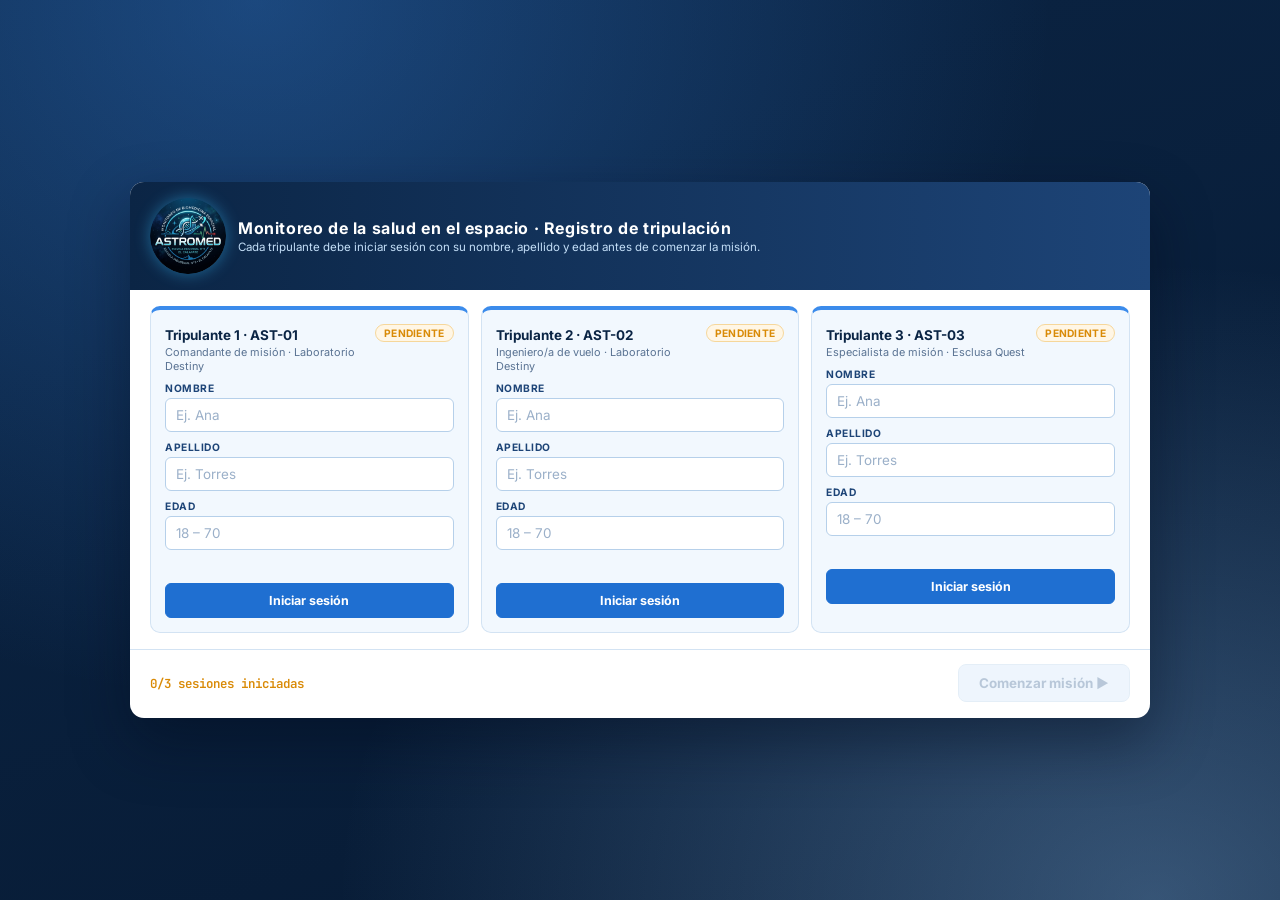
<file: index.html>
<!DOCTYPE html>
<html lang="es">
<head>
  <meta charset="UTF-8" />
  <meta name="viewport" content="width=device-width, initial-scale=1.0" />
  <title>Monitoreo de biomedicina en el espacio | LBDLN</title>
  <link rel="icon" type="image/png" href="logo-lbdln.png" />
  <link rel="preconnect" href="https://fonts.googleapis.com" />
  <link rel="preconnect" href="https://fonts.gstatic.com" crossorigin />
  <link href="https://fonts.googleapis.com/css2?family=Inter:wght@400;500;600;700;800&family=JetBrains+Mono:wght@500;700&display=swap" rel="stylesheet" />
  <link rel="stylesheet" href="styles.css" />
  <link rel="stylesheet" href="link.css" />
  <link rel="stylesheet" href="body.css" />
  <link rel="stylesheet" href="sound.css" />
  <link rel="stylesheet" href="animations.css" />
  <link rel="stylesheet" href="watermark.css" />
  <link rel="stylesheet" href="sparklines.css" />
  <link rel="stylesheet" href="gauges.css" />
  <link rel="stylesheet" href="bridge.css" />
  <link rel="stylesheet" href="echo.css" />
  <link rel="stylesheet" href="theme.css" />
  <link rel="stylesheet" href="layout.css" />
  <link rel="stylesheet" href="branding.css" />
</head>
<body>
  <!-- PANTALLA DE INICIO DE SESIÓN DE LA TRIPULACIÓN -->
  <div class="login-screen" id="loginScreen">
    <div class="login-box">
      <div class="login-header">
        <img class="lbdln-logo lbdln-login" src="logo-lbdln.png" alt="LBDLN" />
        <div>
          <h1>Monitoreo de la salud en el espacio · Registro de tripulación</h1>
          <p class="subtitle">Cada tripulante debe iniciar sesión con su nombre, apellido y edad antes de comenzar la misión.</p>
        </div>
      </div>
      <div class="login-grid" id="loginGrid"></div>
      <div class="login-footer">
        <span class="login-status mono" id="loginStatus">0/3 sesiones iniciadas</span>
        <button class="login-start-btn" id="startMissionBtn" disabled>Comenzar misión ▶</button>
      </div>
    </div>
  </div>

  <!-- BARRA SUPERIOR COMPACTA -->
  <header class="topbar">
    <div class="brand">
      <span class="brand-logo"><img src="logo-lbdln.png" alt="Logo LBDLN" onerror="this.parentNode.style.display='none'" /></span>
      <div class="status-dot" id="systemLed" title="Estado General del Sistema"></div>
      <div>
        <h1>Monitoreo de biomedicina en el espacio</h1>
        <p class="subtitle" id="topbarSub">Monitor Telemétrico Autónomo & Eco-Doppler</p>
        <span class="team-badge">Equipo LBDLN • Escuela Industrial N° 9 - El Calafate</span>
      </div>
    </div>

    <div class="topbar-right">
      <div class="mission-clock mono" id="missionClock">042d 14h 22m 10s</div>
      <button class="sidebar-toggle-btn" id="sidebarToggle" title="Abrir Menú de Control">☰ Opciones</button>
    </div>
  </header>

  <!-- MENÚ LATERAL DESPLEGABLE (SIDEBAR) -->
  <aside class="sidebar-menu" id="sidebarMenu">
    <div class="sidebar-header">
      <h3 class="sidebar-title"><img class="lbdln-logo lbdln-mini" src="logo-lbdln.png" alt="LBDLN" /> PANEL DE CONTROL</h3>
      <button class="close-sidebar-btn" id="sidebarClose">✕</button>
    </div>

    <div class="sidebar-section">
      <span class="sidebar-label">VELOCIDAD DE MISIÓN (MET)</span>
      <div class="speed-buttons">
        <button class="speed-btn active" data-speed="1">1x</button>
        <button class="speed-btn" data-speed="3600">1h/s</button>
        <button class="speed-btn" data-speed="86400">1d/s</button>
      </div>
    </div>

    <div class="sidebar-section">
      <span class="sidebar-label">SELECCIÓN DE TRIPULANTE</span>
      <select id="crewSelect" class="sidebar-select">
        <option value="0">Cmdr. V. Rossi (AST-01)</option>
        <option value="1">Ing. M. Alvarez (AST-02)</option>
        <option value="2">Esp. K. Tanaka (AST-03)</option>
      </select>
    </div>

    <div class="sidebar-section">
      <span class="sidebar-label">NAVEGACIÓN DE MÓDULOS</span>
      <div class="sidebar-nav-list">
        <button class="nav-tab" data-view="bridge">
          ★ Puente de mando
          <span class="nav-badge" id="bridgeNavBadge" style="display:none;">0</span>
        </button>
        <button class="nav-tab active" data-view="telemetry">1. Telemetría y Diagnóstico</button>
        <button class="nav-tab" data-view="mental">
          2. Salud Mental (10d)
          <span class="nav-badge" id="psychPendingBadge" style="display:none;">1</span>
        </button>
        <button class="nav-tab" data-view="doppler">3. Eco-Doppler Tripulación</button>
        <button class="nav-tab" data-view="echo">4. Ecocardiograma Doppler</button>
        <button class="nav-tab" data-view="ai">
          5. IA Clínica
          <span class="nav-badge" id="aiNavBadge" style="display:none;">0</span>
        </button>
        <button class="nav-tab" data-view="link">
          6. Enlace con Tierra
          <span class="nav-badge" id="linkNavBadge" style="display:none;">0</span>
        </button>
        <button class="nav-tab" data-view="body">
          7. Modelo Anatómico
          <span class="nav-badge" id="bodyNavBadge" style="display:none;">0</span>
        </button>
      </div>
    </div>

    <div class="sidebar-section" style="margin-top:auto;">
      <button class="small-btn" id="exportCsvBtn" style="width:100%;margin-bottom:8px;">Exportar Bitácora CSV</button>
      <button class="small-btn danger-outline" id="resetMissionBtn" style="width:100%;margin-bottom:8px;">Reiniciar Misión (Día 42)</button>
      <button class="small-btn" id="logoutBtn" style="width:100%;">Cerrar sesión de la tripulación</button>
    </div>
  </aside>

  <!-- BARRA MULTI-TRIPULANTE COMPACTA -->
  <section class="fleet-bar">
    <div class="fleet-header">
      <span class="fleet-title">ESTADO DE TRIPULACIÓN (CLIC PARA VER TODOS LOS SIGNOS VITALES)</span>
      <span class="fleet-hint" id="fleetSummary">3/3 Tripulantes nominales</span>
    </div>
    <div class="fleet-grid" id="fleetGrid"></div>
    <div class="fleet-expand" id="fleetExpand"></div>
  </section>

  <!-- =========================================================
       PESTAÑA 1: TELEMETRÍA BIOMÉDICA Y DIAGNÓSTICO
       ========================================================= -->
  <!-- =========================================================
       PUENTE DE MANDO: los 3 tripulantes de un vistazo
       ========================================================= -->
  <main class="bridge-view" id="viewBridge" style="display:none;">
    <section class="bridge-summary" id="bridgeSummary"></section>
    <section class="bridge-crew" id="bridgeCrew"></section>
  </main>

  <main class="dashboard-grid" id="viewTelemetry">
    <section class="panel">
      <div class="panel-header">
        <div style="display:flex;align-items:center;gap:8px;flex-wrap:wrap;">
          <h2>TELEMETRÍA — <span id="detailCrewTitle" class="crew-name-strong">CMDR. V. ROSSI (AST-01)</span></h2>
          <span class="badge" id="gravityBadge">ÓRBITA (0g)</span>
        </div>
        <span class="live-tag" id="solarBanner">● RADIACIÓN CÓSMICA (GCR)</span>
      </div>

      <div class="ecg-container">
        <div class="ecg-header">
          <span>DERIVACIÓN II — ECG EN VIVO</span>
          <span class="mono" id="ecgStatus">RITMO SINUSAL NORMAL</span>
        </div>
        <canvas id="ecgCanvas" width="680" height="56"></canvas>
      </div>

      <div class="vitals-grid">
        <div class="vital-card" id="cardHr">
          <div class="vital-top"><span class="vital-name">FRECUENCIA CARDÍACA</span><span class="vital-range" id="rangeHr">50–95</span></div>
          <div class="vital-value mono"><span id="valHr">61</span> <small>lpm</small></div>
        </div>
        <div class="vital-card" id="cardBp">
          <div class="vital-top"><span class="vital-name">PRESIÓN ARTERIAL</span><span class="vital-range" id="rangeBp">100–135</span></div>
          <div class="vital-value mono"><span id="valBp">114/73</span> <small>mmHg</small></div>
        </div>
        <div class="vital-card" id="cardSpo2">
          <div class="vital-top"><span class="vital-name">SATURACIÓN SpO₂</span><span class="vital-range">94–100%</span></div>
          <div class="vital-value mono"><span id="valSpo2">98</span> <small>%</small></div>
        </div>
        <div class="vital-card" id="cardTemp">
          <div class="vital-top"><span class="vital-name">TEMP. CENTRAL</span><span class="vital-range" id="rangeTemp">36.4–37.8</span></div>
          <div class="vital-value mono"><span id="valTemp">37.1</span> <small>°C</small></div>
        </div>
        <div class="vital-card" id="cardRr">
          <div class="vital-top"><span class="vital-name">FREC. RESPIRATORIA</span><span class="vital-range" id="rangeRr">11–20</span></div>
          <div class="vital-value mono"><span id="valRr">15</span> <small>rpm</small></div>
        </div>
        <div class="vital-card" id="cardSans">
          <div class="vital-top"><span class="vital-name">RIESGO SANS (EST.)</span><span class="vital-range">&lt; 21 mmHg</span></div>
          <div class="vital-value mono"><span id="valIop">17.5</span> <small>mmHg</small></div>
        </div>
        <div class="vital-card" id="cardMuscle">
          <div class="vital-top"><span class="vital-name">MASA MUSCULAR</span><span class="vital-range">&gt; -5.0%</span></div>
          <div class="vital-value mono"><span id="valMuscle">-2.1</span> <small>%</small></div>
        </div>
        <div class="vital-card" id="cardBone">
          <div class="vital-top"><span class="vital-name">DENSIDAD ÓSEA (DMO)</span><span class="vital-range">&gt; -3.0%</span></div>
          <div class="vital-value mono"><span id="valBone">-1.4</span> <small>%</small></div>
        </div>
        <div class="vital-card" id="cardSleep">
          <div class="vital-top"><span class="vital-name">SUEÑO (ACTIGRAFÍA)</span><span class="vital-range">Meta: 7.5h</span></div>
          <div class="vital-value mono"><span id="valSleepLast">7.4</span> <small>h</small> · <span id="valSleepAvg" class="vital-accent">7.3</span><small>h(7d)</small></div>
        </div>
        <div class="vital-card" id="cardRad">
          <div class="vital-top"><span class="vital-name">DOSIMETRÍA</span><span class="vital-range">&lt; 600mSv</span></div>
          <div class="vital-value mono"><span id="valRadRate">24.5</span> <small>µSv/h</small></div>
        </div>
      </div>

      <div class="trend-section">
        <div class="trend-header">
          <span class="trend-title">TENDENCIAS FISIOLÓGICAS</span>
          <div class="trend-tabs">
            <button class="trend-tab active" data-chart="mission">Misión (180d)</button>
            <button class="trend-tab" data-chart="daily">24h</button>
            <button class="trend-tab" data-chart="sleep">Sueño</button>
          </div>
        </div>
        <div class="trend-canvas-wrap">
          <canvas id="trendCanvas" width="720" height="110"></canvas>
        </div>
        <div class="trend-legend" id="trendLegend"></div>
      </div>
    </section>

    <section class="panel">
      <div class="panel-header">
        <h2>DIAGNÓSTICO & PROTOCOLO AUTÓNOMO</h2>
        <span class="badge ok-badge" id="isaStateBadge">NORMALIZADO</span>
      </div>

      <div class="diag-box nominal" id="diagBox">
        <div class="diag-classification" id="diagTitle">ESTADO NOMINAL EN ÓRBITA (0g)</div>
        <p class="diag-desc" id="diagDesc">Parámetros fisiológicos coherentes con reposo en microgravedad.</p>
        <div class="ack-bar" id="ackBar" style="display:none;">
          <span class="ack-info" id="ackInfo">Alarma pendiente de reconocimiento.</span>
          <button class="ack-btn" id="ackBtn">ACK</button>
        </div>
        <div id="diagAction"></div>
      </div>

      <div class="panel-header sub">
        <h2>BITÁCORA DE EVENTOS EN VIVO</h2>
      </div>
      <div class="log-list" id="eventLog"></div>
    </section>
  </main>

  <!-- =========================================================
       PESTAÑA 2: SALUD MENTAL Y EVALUACIÓN PERIÓDICA (10 DÍAS)
       ========================================================= -->
  <main class="mental-grid" id="viewMental" style="display:none;">
    <section class="panel">
      <div class="panel-header">
        <h2>CUESTIONARIO PSICOLÓGICO — <span id="mentalCrewName" class="crew-name-strong">CMDR. V. ROSSI</span></h2>
        <span class="badge ok-badge" id="psychDueBadge">EVALUACIÓN AL DÍA</span>
      </div>

      <div class="psych-status-banner" id="psychBanner">
        <div>
          <strong id="psychBannerTitle">✓ SEGUIMIENTO PSICOLÓGICO AL DÍA</strong>
          <p id="psychBannerDesc" style="font-size:0.72rem;margin-top:2px;">Próxima evaluación obligatoria programada para el Día 40.</p>
        </div>
        <div class="mono" style="text-align:right;font-size:0.72rem;">
          <div>Última: <strong id="lastTestDay">Día 30</strong></div>
          <div>Próxima: <strong id="nextTestDay">Día 40</strong></div>
        </div>
      </div>

      <form class="psych-form" id="psychForm">
        <div class="psych-question">
          <label for="qMood">1. Estado de ánimo general y motivación:</label>
          <select id="qMood">
            <option value="5">5 — Excelente: ánimo alto y motivado</option>
            <option value="4" selected>4 — Bueno: estable, sin variaciones</option>
            <option value="3">3 — Regular: leve apatía u ocasional</option>
            <option value="2">2 — Bajo: desmotivación frecuente</option>
            <option value="1">1 — Crítico: ánimo deprimido</option>
          </select>
        </div>

        <div class="psych-question">
          <label for="qStress">2. Nivel de estrés y sobrecarga operativa:</label>
          <select id="qStress">
            <option value="5">5 — Muy bajo: control total</option>
            <option value="4" selected>4 — Bajo: presión normal</option>
            <option value="3">3 — Moderado: tensión puntual</option>
            <option value="2">2 — Alto: sensación de saturación</option>
            <option value="1">1 — Muy alto: estrés agudo</option>
          </select>
        </div>

        <div class="psych-question">
          <label for="qFocus">3. Concentración cognitiva y fatiga:</label>
          <select id="qFocus">
            <option value="5">5 — Óptima: alerta máxima</option>
            <option value="4" selected>4 — Buena: adecuada</option>
            <option value="3">3 — Leve fatiga</option>
            <option value="2">2 — Baja concentración</option>
            <option value="1">1 — Fatiga severa</option>
          </select>
        </div>

        <div class="psych-question">
          <label for="qCohesion">4. Cohesión con la tripulación:</label>
          <select id="qCohesion">
            <option value="5" selected>5 — Excelente apoyo mutuo</option>
            <option value="4">4 — Buena relación</option>
            <option value="3">3 — Neutra</option>
            <option value="2">2 — Tensa</option>
            <option value="1">1 — Conflictiva</option>
          </select>
        </div>

        <div class="psych-question">
          <label for="qNotes">5. Observaciones subjetivas:</label>
          <input type="text" id="qNotes" placeholder="Ej. Buen contacto familiar..." />
        </div>

        <div style="display:flex;justify-content:space-between;align-items:center;">
          <span class="hint" id="mentalSleepContext" style="margin:0;">Sueño prom. 7.3 h/d</span>
          <button type="submit" class="primary-btn">Registrar Evaluación</button>
        </div>
      </form>
    </section>

    <section class="panel">
      <div class="panel-header">
        <h2>ÍNDICE DE BIENESTAR & HISTORIAL</h2>
        <span class="badge" id="psychScoreDisplay">84/100</span>
      </div>

      <div class="sleep-kpis">
        <div class="vital-card" id="cardMentalIndex">
          <div class="vital-top"><span class="vital-name">ÍNDICE BIENESTAR</span><span class="vital-range">Meta &gt; 75</span></div>
          <div class="vital-value mono"><span id="valMentalIndex">84</span> <small>/100</small></div>
        </div>
        <div class="vital-card" id="cardMentalSleep">
          <div class="vital-top"><span class="vital-name">SUEÑO (7 DÍAS)</span><span class="vital-range">Meta: 7.5h</span></div>
          <div class="vital-value mono"><span id="valMentalSleepAvg">7.3</span> <small>h/d</small></div>
        </div>
      </div>

      <div class="panel-header sub">
        <h2>HISTORIAL PERIÓDICO</h2>
      </div>
      <div class="log-list" id="psychHistoryList" style="max-height:220px;"></div>
    </section>
  </main>

  <!-- =========================================================
       PESTAÑA 3: ECO-DOPPLER VASCULAR DE CADA TRIPULANTE
       ========================================================= -->
  <main class="doppler-view" id="viewDoppler" style="display:none;">
    <section class="panel">
      <div class="panel-header">
        <div>
          <h2>MONITOR ECO-DOPPLER VASCULAR & RETORNO VENOSO</h2>
          <p class="subtitle" style="margin-top:1px;">Vena Yugular Interna (VYI) y Arteria Carótida Común (ACC)</p>
        </div>
        <div style="display:flex;align-items:center;gap:8px;">
          <span class="badge" id="dopplerEnvBadge">ÓRBITA (0g) — VENA YUGULAR</span>
          <select id="dopplerVesselSelect" class="sidebar-select" aria-label="Seleccionar vaso sanguíneo">
            <option value="jugular">Vena Yugular Interna (Estasis)</option>
            <option value="carotid">Arteria Carótida Común (Flujo)</option>
          </select>
        </div>
      </div>

      <div class="doppler-crew-grid" id="dopplerCrewGrid">
        <article class="doppler-card" id="dopplerCard0">
          <div class="doppler-card-header">
            <div>
              <strong id="dopplerName0">Cmdr. V. Rossi (AST-01)</strong>
              <span class="doppler-sub" id="dopplerMode0">Destiny · Reposo</span>
            </div>
            <span class="badge ok-badge" id="dopplerBadge0">FLUJO NOMINAL</span>
          </div>
          <div class="doppler-screen">
            <div class="doppler-overlay-top mono"><span>PW 7.5 MHz</span><span id="dopplerAngle0">60° · 4.2 kHz</span></div>
            <canvas id="dopplerCanvas0" width="400" height="110"></canvas>
            <div class="doppler-overlay-bottom mono"><span id="dopplerFlowDir0">DIR: ANTERÓGRADO</span><span id="dopplerWaveType0">MONOFÁSICA</span></div>
          </div>
          <div class="doppler-metrics-grid">
            <div class="d-metric"><span>PSV</span><strong class="mono" id="dopplerPsv0">28.4 cm/s</strong></div>
            <div class="d-metric"><span>DIÁMETRO</span><strong class="mono" id="dopplerDiam0">11.2 mm</strong></div>
            <div class="d-metric"><span>IR</span><strong class="mono" id="dopplerRi0">0.64</strong></div>
            <div class="d-metric"><span>ESTASIS</span><strong class="mono" id="dopplerStasis0">GRADO 1</strong></div>
          </div>
          <div class="doppler-finding" id="dopplerFinding0">Ingurgitación yugular leve por 0g con drenaje conservado.</div>
        </article>

        <article class="doppler-card" id="dopplerCard1">
          <div class="doppler-card-header">
            <div>
              <strong id="dopplerName1">Ing. M. Alvarez (AST-02)</strong>
              <span class="doppler-sub" id="dopplerMode1">Destiny · ARED</span>
            </div>
            <span class="badge ok-badge" id="dopplerBadge1">FLUJO NOMINAL</span>
          </div>
          <div class="doppler-screen">
            <div class="doppler-overlay-top mono"><span>PW 7.5 MHz</span><span id="dopplerAngle1">60° · 5.8 kHz</span></div>
            <canvas id="dopplerCanvas1" width="400" height="110"></canvas>
            <div class="doppler-overlay-bottom mono"><span id="dopplerFlowDir1">DIR: ANTERÓGRADO</span><span id="dopplerWaveType1">HIPERDINÁMICA</span></div>
          </div>
          <div class="doppler-metrics-grid">
            <div class="d-metric"><span>PSV</span><strong class="mono" id="dopplerPsv1">44.2 cm/s</strong></div>
            <div class="d-metric"><span>DIÁMETRO</span><strong class="mono" id="dopplerDiam1">10.4 mm</strong></div>
            <div class="d-metric"><span>IR</span><strong class="mono" id="dopplerRi1">0.61</strong></div>
            <div class="d-metric"><span>ESTASIS</span><strong class="mono" id="dopplerStasis1">GRADO 0</strong></div>
          </div>
          <div class="doppler-finding" id="dopplerFinding1">Retorno venoso activo por ejercicio ARED.</div>
        </article>

        <article class="doppler-card" id="dopplerCard2">
          <div class="doppler-card-header">
            <div>
              <strong id="dopplerName2">Esp. K. Tanaka (AST-03)</strong>
              <span class="doppler-sub" id="dopplerMode2">Quest · Reposo</span>
            </div>
            <span class="badge ok-badge" id="dopplerBadge2">FLUJO NOMINAL</span>
          </div>
          <div class="doppler-screen">
            <div class="doppler-overlay-top mono"><span>PW 7.5 MHz</span><span id="dopplerAngle2">60° · 4.2 kHz</span></div>
            <canvas id="dopplerCanvas2" width="400" height="110"></canvas>
            <div class="doppler-overlay-bottom mono"><span id="dopplerFlowDir2">DIR: ANTERÓGRADO</span><span id="dopplerWaveType2">MONOFÁSICA</span></div>
          </div>
          <div class="doppler-metrics-grid">
            <div class="d-metric"><span>PSV</span><strong class="mono" id="dopplerPsv2">24.8 cm/s</strong></div>
            <div class="d-metric"><span>DIÁMETRO</span><strong class="mono" id="dopplerDiam2">12.1 mm</strong></div>
            <div class="d-metric"><span>IR</span><strong class="mono" id="dopplerRi2">0.67</strong></div>
            <div class="d-metric"><span>ESTASIS</span><strong class="mono" id="dopplerStasis2">GRADO 1</strong></div>
          </div>
          <div class="doppler-finding" id="dopplerFinding2">Distensión venosa moderada; recomendable sesión LBNP.</div>
        </article>
      </div>
    </section>
  </main>

  <!-- =========================================================
       PESTAÑA 4: IA CLÍNICA (MODELO LOCAL, SIN CONEXIÓN)
       ========================================================= -->
  <main class="ai-grid" id="viewAI" style="display:none;">
    <section class="panel">
      <div class="panel-header">
        <h2>IA CLÍNICA — <span id="aiCrewName" class="crew-name-strong"></span></h2>
        <span class="badge">MODELO LOCAL · SIN CONEXIÓN</span>
      </div>

      <div class="ai-top">
        <div class="ai-card ai-gauge-card">
          <span class="ai-card-title">RIESGO PREDICHO (PRÓXIMAS 48 H)</span>
          <canvas id="aiGauge"></canvas>
          <span class="ai-risk-label" id="aiRiskLabel">—</span>
        </div>
        <div class="ai-card ai-fit-card" id="aiFitCard">
          <span class="ai-card-title">APTITUD PARA TAREAS CRÍTICAS</span>
          <div class="ai-fit-value" id="aiFitValue">—</div>
          <ul class="ai-fit-reasons" id="aiFitReasons"></ul>
        </div>
        <div class="ai-card ai-learn-card">
          <span class="ai-card-title">LÍNEA BASE PERSONAL</span>
          <div class="ai-learn-value mono" id="aiSamples">0</div>
          <span class="ai-learn-sub">muestras aprendidas</span>
          <div class="ai-learn-bar"><div id="aiLearnFill"></div></div>
          <span class="ai-learn-sub" id="aiLearnState">Calibrando…</span>
        </div>
      </div>

      <div class="panel-header sub">
        <h2>DETECCIÓN DE ANOMALÍAS · DESVÍO RESPECTO A SU PROPIA LÍNEA BASE</h2>
        <span class="badge ok-badge" id="aiAnomalyCount">SIN ANOMALÍAS</span>
      </div>
      <div class="ai-anomaly-list" id="aiAnomalyList"></div>

      <div class="panel-header sub">
        <h2>PREDICCIONES</h2>
      </div>
      <div class="ai-pred-grid" id="aiPredGrid"></div>
    </section>

    <section class="panel">
      <div class="panel-header">
        <h2>ASISTENTE CLÍNICO DE A BORDO</h2>
        <span class="badge ok-badge">SIN DEPENDER DE LA TIERRA</span>
      </div>
      <div class="ai-chat" id="aiChat"></div>
      <div class="ai-questions" id="aiQuestions"></div>

      <div class="panel-header sub">
        <h2>PRIORIDAD DE ATENCIÓN · TRIPULACIÓN</h2>
      </div>
      <div class="ai-ranking" id="aiRanking"></div>
      <p class="ai-method">
        <b>Cómo funciona:</b> aprende la línea base de cada tripulante (media y desviación móviles por actividad),
        detecta desvíos con puntuación Z ≥ 3σ, proyecta tendencias con regresión lineal y recomienda acciones con reglas
        clínicas de los protocolos del SCADA. Todo se calcula en este equipo, sin conexión con la Tierra.
      </p>
    </section>
  </main>

  <!-- =========================================================
       PESTAÑA 5: ENLACE CON LA TIERRA (RETARDO DE COMUNICACIÓN)
       ========================================================= -->
  <main class="link-grid" id="viewLink" style="display:none;">
    <section class="panel">
      <div class="panel-header">
        <h2>ENLACE NAVE ↔ TIERRA (CONTROL DE MISIÓN · HOUSTON)</h2>
        <span class="badge ok-badge" id="linkStatusBadge">ENLACE ACTIVO</span>
      </div>

      <div class="link-controls">
        <div class="link-control">
          <span class="link-label">UBICACIÓN DE LA NAVE</span>
          <div class="link-seg" id="linkDestSeg">
            <button type="button" data-dest="iss">Órbita (ISS)</button>
            <button type="button" data-dest="moon">Luna</button>
            <button type="button" data-dest="mars">Marte</button>
          </div>
        </div>
        <div class="link-control" id="linkDistControl">
          <span class="link-label">DISTANCIA TIERRA–MARTE: <b id="linkDistLabel" class="mono">225 M km</b></span>
          <input type="range" id="linkDistRange" min="55" max="401" step="1" value="225" />
          <div class="link-range-ends"><span>55 M km (más cerca)</span><span>401 M km (más lejos)</span></div>
        </div>
        <div class="link-control">
          <span class="link-label">VELOCIDAD DE LA DEMO</span>
          <div class="link-seg" id="linkSpeedSeg">
            <button type="button" data-speed="1">Tiempo real</button>
            <button type="button" data-speed="10">×10</button>
            <button type="button" data-speed="60">×60</button>
          </div>
        </div>
      </div>

      <div class="link-stats">
        <div class="link-stat"><span>DISTANCIA</span><strong class="mono" id="linkStatDist">—</strong></div>
        <div class="link-stat"><span>RETARDO (SOLO IDA)</span><strong class="mono" id="linkStatOneWay">—</strong></div>
        <div class="link-stat"><span>IDA Y VUELTA</span><strong class="mono" id="linkStatRound">—</strong></div>
        <div class="link-stat"><span>ANCHO DE BANDA</span><strong class="mono" id="linkStatBw">—</strong></div>
      </div>

      <div class="link-diagram">
        <canvas id="linkCanvas"></canvas>
      </div>

      <div class="panel-header sub">
        <h2>TIEMPO DE RESPUESTA ANTE UNA EMERGENCIA</h2>
      </div>
      <div class="link-compare" id="linkCompare"></div>
    </section>

    <section class="panel">
      <div class="panel-header">
        <h2>MENSAJES CON LA TIERRA</h2>
        <span class="badge" id="linkQueueBadge">0 EN TRÁNSITO</span>
      </div>

      <div class="link-messages" id="linkMessages"></div>

      <form class="link-compose" id="linkCompose" autocomplete="off">
        <div class="link-compose-row">
          <select id="linkMsgType" class="sidebar-select">
            <option value="reporte">Reporte médico a Houston</option>
            <option value="consulta">Consulta a Houston</option>
            <option value="familia">Mensaje a la familia</option>
          </select>
          <select id="linkMsgCrew" class="sidebar-select"></select>
        </div>
        <div class="link-compose-row">
          <input type="text" id="linkMsgText" maxlength="160" placeholder="Escribe el mensaje…" />
          <button type="submit" class="primary-btn">Enviar ▶</button>
        </div>
        <p class="link-note">Las alarmas del SCADA se envían a Houston <b>automáticamente</b>. La respuesta siempre llega tarde: por eso la tripulación y la IA de a bordo deciden primero.</p>
      </form>

      <!-- IA DE A BORDO: la tripulación la consulta sola mientras espera a la Tierra -->
      <div class="link-ai">
        <div class="link-ai-head">
          <span>🤖 IA DE A BORDO · responde al instante</span>
          <span class="link-ai-wait" id="linkAiWait">—</span>
        </div>
        <div class="link-ai-chat" id="linkAiChat"></div>
        <div class="link-ai-chips" id="linkAiChips"></div>
        <form class="link-ai-form" id="linkAiForm" autocomplete="off">
          <input type="text" id="linkAiText" maxlength="160" placeholder="Pregúntale a la IA mientras esperan a Houston…" />
          <button type="submit" class="primary-btn">Preguntar</button>
        </form>
      </div>
    </section>
  </main>

  <!-- =========================================================
       PESTAÑA 6: MODELO ANATÓMICO (SISTEMAS AFECTADOS)
       ========================================================= -->
  <!-- PESTAÑA 7: ECOCARDIOGRAMA DOPPLER COLOR (el panel lo agrega echo.js) -->
  <main class="echo-view" id="viewEcho" style="display:none;"></main>

  <main class="body-grid" id="viewBody" style="display:none;">
    <section class="panel body-panel">
      <div class="panel-header">
        <h2>MODELO ANATÓMICO — <span id="bodyCrewName" class="crew-name-strong"></span></h2>
        <span class="badge" id="bodySummaryBadge">ESCANEANDO</span>
      </div>
      <div class="body-stage">
        <div class="body-figure" id="bodyFigure"></div>
        <div class="body-legend">
          <span><i class="dot nominal"></i>Normal</span>
          <span><i class="dot warning"></i>Advertencia</span>
          <span><i class="dot critical"></i>Crítico</span>
          <span class="body-hint">Toca un órgano o un sistema de la lista</span>
        </div>
      </div>
    </section>

    <section class="panel">
      <div class="panel-header">
        <h2>SISTEMA SELECCIONADO</h2>
        <span class="badge" id="bodyDetailBadge">—</span>
      </div>
      <div class="body-detail" id="bodyDetail"></div>

      <div class="panel-header sub">
        <h2>TODOS LOS SISTEMAS</h2>
      </div>
      <div class="body-list" id="bodyList"></div>

      <div class="panel-header sub">
        <h2>CONTRAMEDIDAS DEL TRIPULANTE</h2>
        <span class="badge">DETECTAR → RECOMENDAR → ACTUAR</span>
      </div>
      <div class="cm-grid" id="bodyCmAll"></div>
    </section>
  </main>

  <script src="app.js"></script>
  <script src="link.js"></script>
  <script src="countermeasures.js"></script>
  <script src="body.js"></script>
  <script src="sound.js"></script>
  <script src="vest-link.js"></script>
  <script src="animations.js"></script>
  <script src="sparklines.js"></script>
  <script src="gauges.js"></script>
  <script src="bridge.js"></script>
  <script src="echo.js"></script>
  <script src="theme.js"></script>
</body>
</html>
</file>
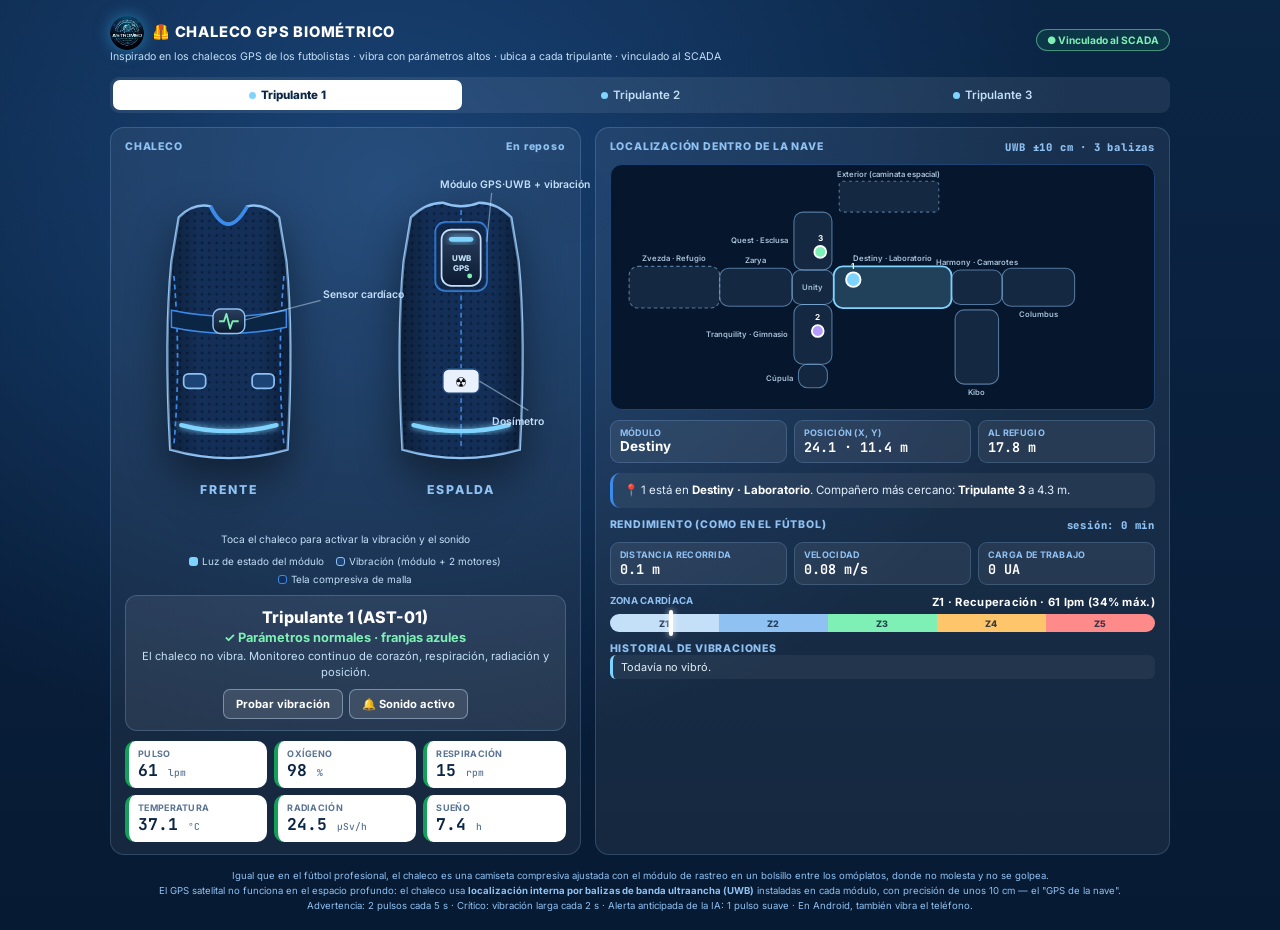
<file: chaleco.html>
<!DOCTYPE html>
<html lang="es">
<head>
  <meta charset="UTF-8" />
  <meta name="viewport" content="width=device-width, initial-scale=1.0" />
  <title>Chaleco GPS Biométrico | LBDLN</title>
  <link rel="icon" type="image/png" href="logo-lbdln.png" />
  <link rel="preconnect" href="https://fonts.googleapis.com" />
  <link rel="preconnect" href="https://fonts.gstatic.com" crossorigin />
  <link href="https://fonts.googleapis.com/css2?family=Inter:wght@400;500;600;700;800&family=JetBrains+Mono:wght@500;700&display=swap" rel="stylesheet" />
  <style>
    :root {
      --navy-900: #071a33; --navy-800: #0b2545; --navy-700: #13315c; --navy-600: #1d4477;
      --blue-600: #1f6fd1; --blue-500: #3b8beb; --blue-300: #8fc1f2; --blue-200: #c4dff8; --blue-100: #e3f0fc;
      --white: #ffffff; --text-dim: #5a7393;
      --nominal: #15a05a; --warning: #d98a06; --critical: #d92d2d;
      --led: #7fd4ff;
    }
    * { box-sizing: border-box; margin: 0; padding: 0; }
    body {
      min-height: 100vh;
      font-family: 'Inter', 'Segoe UI', system-ui, sans-serif;
      color: var(--white);
      background:
        radial-gradient(ellipse at 30% 20%, rgba(59, 139, 235, 0.3) 0%, transparent 55%),
        linear-gradient(180deg, var(--navy-800) 0%, var(--navy-900) 100%);
      padding: 16px;
    }
    .mono { font-family: 'JetBrains Mono', Consolas, monospace; }
    .wrap { max-width: 1060px; margin: 0 auto; display: flex; flex-direction: column; gap: 14px; }

    header { display: flex; justify-content: space-between; align-items: center; gap: 10px; flex-wrap: wrap; }
    header h1 { font-size: 0.92rem; letter-spacing: 0.8px; font-weight: 800; }
    header p { font-size: 0.66rem; color: var(--blue-200); }
    .link-pill { font-size: 0.64rem; font-weight: 700; padding: 4px 10px; border-radius: 999px; white-space: nowrap; border: 1px solid; }
    .link-pill.on { color: #7ff0b5; border-color: rgba(127, 240, 181, 0.5); background: rgba(21, 160, 90, 0.15); }
    .link-pill.off { color: #ffb547; border-color: rgba(255, 181, 71, 0.5); background: rgba(217, 138, 6, 0.15); }

    .crew-tabs { display: flex; gap: 4px; background: rgba(255, 255, 255, 0.08); padding: 3px; border-radius: 9px; }
    .crew-tabs button {
      flex: 1; border: none; background: transparent; color: var(--blue-200); font: 600 0.72rem Inter, sans-serif;
      padding: 8px 4px; border-radius: 7px; cursor: pointer; white-space: nowrap; overflow: hidden; text-overflow: ellipsis;
    }
    .crew-tabs button.active { background: var(--white); color: var(--navy-800); font-weight: 800; }
    .crew-tabs .dot { display: inline-block; width: 7px; height: 7px; border-radius: 50%; margin-right: 5px; background: #7fd4ff; }
    .crew-tabs .dot.warning { background: #ffb547; }
    .crew-tabs .dot.critical { background: #ff6b6b; }

    .grid { display: grid; grid-template-columns: 0.9fr 1.1fr; gap: 14px; }
    @media (max-width: 860px) { .grid { grid-template-columns: 1fr; } }
    .card { background: rgba(255, 255, 255, 0.06); border: 1px solid rgba(143, 193, 242, 0.22); border-radius: 14px; padding: 12px 14px; display: flex; flex-direction: column; gap: 10px; min-width: 0; }
    .card h2 { font-size: 0.66rem; letter-spacing: 0.8px; color: var(--blue-300); font-weight: 800; display: flex; justify-content: space-between; gap: 8px; }

    /* ---------- Chaleco ---------- */
    .stage { position: relative; display: flex; justify-content: center; align-items: center; min-height: 360px; cursor: pointer; -webkit-tap-highlight-color: transparent; }
    .stage svg { width: 100%; max-width: 440px; height: auto; overflow: visible; filter: drop-shadow(0 18px 20px rgba(0, 0, 0, 0.45)); }
    .pod { color: var(--led); }
    .pod rect.led-strip { fill: var(--led); }
    .view-label { font: 800 10px Inter, sans-serif; fill: #8fc1f2; letter-spacing: 1.5px; }
    .callouts line { stroke: rgba(196, 223, 248, 0.5); stroke-width: 1; }
    .callouts text { font: 600 8.5px Inter, sans-serif; fill: #c4dff8; }
    .vest-shake { transform-origin: 50% 50%; transform-box: fill-box; }
    .vibrating .vest-shake { animation: shake 0.1s linear infinite; }
    @keyframes shake {
      0% { transform: translate(0, 0); } 25% { transform: translate(-2.5px, 1px) rotate(-0.6deg); }
      50% { transform: translate(2px, -1.5px) rotate(0.5deg); } 75% { transform: translate(-1px, 1.5px); } 100% { transform: translate(0, 0); }
    }
    .motor { fill: #1d4477; stroke: #8fc1f2; stroke-width: 1.4; transition: fill 0.2s; }
    .vibrating .motor { fill: var(--led); }
    .motor-wave { fill: none; stroke: var(--led); stroke-width: 2; opacity: 0; transform-box: fill-box; transform-origin: center; }
    .vibrating .motor-wave { animation: mwave 0.8s ease-out infinite; }
    @keyframes mwave { 0% { opacity: 0.85; transform: scale(1); } 100% { opacity: 0; transform: scale(2.6); } }
    .led-strip { stroke: var(--led); transition: stroke 0.3s; filter: url(#vglow); }
    .breath { animation: breath 3s ease-in-out infinite; }
    .vibrating .breath { animation-duration: 0.35s; }
    @keyframes breath { 0%, 100% { opacity: 0.5; } 50% { opacity: 1; } }
    .gps-blink { animation: blink 1.2s steps(2, start) infinite; }
    @keyframes blink { to { visibility: hidden; } }
    .tap-hint { text-align: center; font-size: 0.64rem; color: var(--blue-200); }
    .legend { display: flex; flex-wrap: wrap; gap: 6px 12px; font-size: 0.62rem; color: var(--blue-200); justify-content: center; }
    .legend i { display: inline-block; width: 9px; height: 9px; border-radius: 3px; margin-right: 4px; vertical-align: -1px; }

    /* ---------- Estado ---------- */
    .status { border-radius: 12px; padding: 11px 13px; text-align: center; background: rgba(255, 255, 255, 0.07); border: 1px solid rgba(143, 193, 242, 0.25); }
    .status.warning { background: rgba(217, 138, 6, 0.18); border-color: rgba(255, 181, 71, 0.6); }
    .status.critical { background: rgba(217, 45, 45, 0.2); border-color: rgba(255, 107, 107, 0.7); }
    .status-name { font-size: 1rem; font-weight: 800; }
    .status-main { font-size: 0.8rem; font-weight: 700; margin-top: 3px; color: #7ff0b5; }
    .status.warning .status-main { color: #ffc56b; }
    .status.critical .status-main { color: #ff8a8a; }
    .status-why { font-size: 0.7rem; color: var(--blue-200); margin-top: 4px; line-height: 1.4; }
    .status-actions { display: flex; gap: 6px; justify-content: center; margin-top: 9px; flex-wrap: wrap; }
    .btn { border: 1px solid rgba(196, 223, 248, 0.45); background: rgba(255, 255, 255, 0.1); color: var(--white); font: 700 0.7rem Inter, sans-serif; padding: 7px 12px; border-radius: 7px; cursor: pointer; }
    .btn:hover { background: rgba(255, 255, 255, 0.2); }
    .btn.primary { background: var(--white); color: var(--navy-800); border-color: var(--white); }
    .btn[hidden] { display: none; }

    .metrics { display: grid; grid-template-columns: repeat(3, 1fr); gap: 7px; }
    .metric { background: var(--white); color: var(--navy-800); border-radius: 10px; padding: 7px 9px; border-left: 4px solid var(--nominal); display: flex; flex-direction: column; }
    .metric.warning { border-left-color: var(--warning); background: #fff6e5; }
    .metric.critical { border-left-color: var(--critical); background: #fdecec; }
    .metric span { font-size: 0.56rem; font-weight: 700; color: var(--text-dim); letter-spacing: 0.3px; }
    .metric strong { font-size: 1.02rem; }
    .metric small { font-size: 0.6rem; color: var(--text-dim); font-weight: 500; }

    /* ---------- Mapa GPS ---------- */
    .map { background: #06162c; border: 1px solid var(--navy-600); border-radius: 12px; overflow: hidden; }
    .map svg { width: 100%; height: auto; display: block; }
    .mod { fill: rgba(143, 193, 242, 0.1); stroke: rgba(143, 193, 242, 0.55); stroke-width: 1.2; }
    .mod.here { fill: rgba(127, 212, 255, 0.22); stroke: #7fd4ff; stroke-width: 2; }
    .mod.refuge { stroke-dasharray: 4 3; }
    .mod-label { font: 600 8.5px Inter, sans-serif; fill: rgba(196, 223, 248, 0.85); pointer-events: none; }
    .crew-dot { stroke: #fff; stroke-width: 2; transition: cx 1s linear, cy 1s linear; }
    .crew-tag { font: 700 9px Inter, sans-serif; fill: #fff; pointer-events: none; }
    .ping { fill: none; stroke-width: 2; animation: ping 1s ease-out infinite; transform-box: fill-box; transform-origin: center; }
    @keyframes ping { 0% { opacity: 0.9; transform: scale(1); } 100% { opacity: 0; transform: scale(3.2); } }
    .help-line { stroke: #ffb547; stroke-width: 2; stroke-dasharray: 5 4; animation: dash 0.8s linear infinite; }
    @keyframes dash { to { stroke-dashoffset: -18; } }

    .gps-stats { display: grid; grid-template-columns: repeat(3, 1fr); gap: 7px; }
    .gps-stat { background: rgba(255, 255, 255, 0.07); border: 1px solid rgba(143, 193, 242, 0.22); border-radius: 9px; padding: 6px 9px; display: flex; flex-direction: column; }
    .gps-stat span { font-size: 0.56rem; color: var(--blue-300); font-weight: 700; letter-spacing: 0.3px; }
    .gps-stat strong { font-size: 0.84rem; }
    .zones { display: flex; flex-direction: column; gap: 5px; }
    .zones-head { display: flex; justify-content: space-between; font-size: 0.6rem; font-weight: 700; color: var(--blue-300); letter-spacing: 0.3px; }
    .zones-head b { color: #fff; font-size: 0.7rem; }
    .zones-bar { position: relative; display: grid; grid-template-columns: repeat(5, 1fr); height: 18px; border-radius: 9px; overflow: visible; }
    .zones-bar span { display: flex; align-items: center; justify-content: center; font: 800 0.56rem Inter, sans-serif; color: rgba(7, 26, 51, 0.8); }
    .zones-bar .z1 { background: #c4dff8; border-radius: 9px 0 0 9px; }
    .zones-bar .z2 { background: #8fc1f2; }
    .zones-bar .z3 { background: #7ff0b5; }
    .zones-bar .z4 { background: #ffc56b; }
    .zones-bar .z5 { background: #ff8a8a; border-radius: 0 9px 9px 0; }
    .zones-bar i { position: absolute; top: -4px; width: 4px; height: 26px; border-radius: 2px; background: #fff; box-shadow: 0 0 6px rgba(255, 255, 255, 0.9); transition: left 0.8s ease; left: 0; }
    .trail { fill: none; stroke-linecap: round; stroke-linejoin: round; }
    .help-box { font-size: 0.72rem; line-height: 1.45; border-radius: 10px; padding: 9px 11px; background: rgba(255, 255, 255, 0.06); border-left: 3px solid var(--blue-500); color: var(--blue-100); }
    .help-box.alert { background: rgba(217, 138, 6, 0.16); border-left-color: #ffb547; }
    .help-box.crit { background: rgba(217, 45, 45, 0.18); border-left-color: #ff6b6b; }
    .help-box b { color: #fff; }

    .history ul { list-style: none; display: flex; flex-direction: column; gap: 4px; max-height: 140px; overflow-y: auto; scrollbar-width: none; }
    .history ul::-webkit-scrollbar { display: none; }
    .history li { font-size: 0.68rem; color: var(--blue-100); padding: 5px 8px; border-radius: 6px; background: rgba(255, 255, 255, 0.05); border-left: 3px solid #7fd4ff; }
    .history li.warning { border-left-color: #ffb547; }
    .history li.critical { border-left-color: #ff6b6b; }
    .history li b { color: var(--white); }
    .empty { font-size: 0.68rem; color: var(--blue-300); }
    footer { font-size: 0.6rem; color: var(--blue-300); text-align: center; line-height: 1.55; }
  </style>
</head>
<body>
<div class="wrap">
  <header>
    <div>
      <h1><img src="logo-lbdln.png" alt="LBDLN" style="height:34px;width:34px;border-radius:50%;vertical-align:middle;margin-right:8px;filter:drop-shadow(0 0 8px rgba(56,189,248,.5))" />🦺 CHALECO GPS BIOMÉTRICO</h1>
      <p>Inspirado en los chalecos GPS de los futbolistas · vibra con parámetros altos · ubica a cada tripulante · vinculado al SCADA</p>
    </div>
    <span class="link-pill off" id="linkPill">Buscando SCADA…</span>
  </header>

  <nav class="crew-tabs" id="crewTabs"></nav>

  <div class="grid">
    <!-- ===== CHALECO ===== -->
    <section class="card">
      <h2><span>CHALECO</span><span id="vestMode">—</span></h2>
      <div class="stage" id="stage" title="Toca el chaleco para reconocer la alerta">
        <svg viewBox="0 0 360 290" aria-label="Chaleco GPS deportivo (frente y espalda)">
          <defs>
            <pattern id="mesh" width="6" height="6" patternUnits="userSpaceOnUse">
              <rect width="6" height="6" fill="#132f57"/>
              <circle cx="3" cy="3" r="1.1" fill="#0a1d3a"/>
            </pattern>
            <linearGradient id="shade" x1="0" y1="0" x2="1" y2="0">
              <stop offset="0" stop-color="rgba(0,0,0,0.35)"/>
              <stop offset="0.25" stop-color="rgba(0,0,0,0)"/>
              <stop offset="0.75" stop-color="rgba(0,0,0,0)"/>
              <stop offset="1" stop-color="rgba(0,0,0,0.35)"/>
            </linearGradient>
            <linearGradient id="podGrad" x1="0" y1="0" x2="0" y2="1">
              <stop offset="0" stop-color="#2a3f5f"/>
              <stop offset="1" stop-color="#0b1a30"/>
            </linearGradient>
            <filter id="vglow" x="-60%" y="-60%" width="220%" height="220%">
              <feGaussianBlur stdDeviation="3" result="b"/>
              <feMerge><feMergeNode in="b"/><feMergeNode in="SourceGraphic"/></feMerge>
            </filter>
          </defs>
          <g class="vest-shake">
            <!-- ========== FRENTE ========== -->
            <g transform="translate(0 0)">
              <!-- cuerpo ajustado tipo top deportivo -->
              <path d="M44 42 Q56 30 70 33 Q84 62 100 33 Q114 30 126 42 L132 78 Q138 140 133 232 Q85 246 37 232 Q32 140 38 78 Z"
                    fill="url(#mesh)" stroke="#8fc1f2" stroke-width="2"/>
              <path d="M44 42 Q56 30 70 33 Q84 62 100 33 Q114 30 126 42 L132 78 Q138 140 133 232 Q85 246 37 232 Q32 140 38 78 Z"
                    fill="url(#shade)"/>
              <!-- costuras laterales y cuello -->
              <path d="M70 33 Q84 62 100 33" fill="none" stroke="#3b8beb" stroke-width="3"/>
              <path d="M40 90 Q46 160 40 228" fill="none" stroke="#3b8beb" stroke-width="1.4" stroke-dasharray="4 3"/>
              <path d="M130 90 Q124 160 130 228" fill="none" stroke="#3b8beb" stroke-width="1.4" stroke-dasharray="4 3"/>
              <!-- banda de pecho con sensor cardíaco -->
              <path d="M38 118 Q85 128 132 118 L132 132 Q85 142 38 132 Z" fill="#0b2545" stroke="#3b8beb" stroke-width="1.2"/>
              <rect x="72" y="117" width="26" height="20" rx="6" fill="url(#podGrad)" stroke="#8fc1f2" stroke-width="1.2"/>
              <path d="M77 127 L81 127 L83 121 L86 133 L88 127 L93 127" fill="none" stroke="#7ff0b5" stroke-width="1.5" stroke-linejoin="round"/>
              <!-- motores hápticos (costillas) -->
              <rect class="motor" x="48" y="170" width="18" height="12" rx="4"/><rect class="motor-wave" x="48" y="170" width="18" height="12" rx="4"/>
              <rect class="motor" x="104" y="170" width="18" height="12" rx="4"/><rect class="motor-wave" x="104" y="170" width="18" height="12" rx="4"/>
              <!-- franja reflectante / LED -->
              <path class="led-strip breath" d="M46 212 Q85 222 124 212" fill="none" stroke-width="3.5" stroke-linecap="round"/>
              <text x="85" y="268" text-anchor="middle" class="view-label">FRENTE</text>
            </g>

            <!-- ========== ESPALDA ========== -->
            <g transform="translate(190 0)">
              <path d="M44 42 Q56 30 70 30 Q85 36 100 30 Q114 30 126 42 L132 78 Q138 140 133 232 Q85 246 37 232 Q32 140 38 78 Z"
                    fill="url(#mesh)" stroke="#8fc1f2" stroke-width="2"/>
              <path d="M44 42 Q56 30 70 30 Q85 36 100 30 Q114 30 126 42 L132 78 Q138 140 133 232 Q85 246 37 232 Q32 140 38 78 Z"
                    fill="url(#shade)"/>
              <path d="M85 36 L85 232" fill="none" stroke="#3b8beb" stroke-width="1.2" stroke-dasharray="4 3"/>
              <!-- bolsillo entre los omóplatos -->
              <rect x="64" y="46" width="42" height="56" rx="8" fill="#0d2240" stroke="#3b8beb" stroke-width="1.6"/>
              <rect x="64" y="46" width="42" height="56" rx="8" fill="url(#mesh)" opacity="0.5"/>
              <!-- módulo GPS / UWB (el "pod") -->
              <g class="pod">
                <rect class="motor-wave" x="69" y="52" width="32" height="46" rx="8"/>
                <rect x="69" y="52" width="32" height="46" rx="8" fill="url(#podGrad)" stroke="#c4dff8" stroke-width="1.4"/>
                <rect class="led-strip breath" x="75" y="58" width="20" height="4" rx="2" fill="currentColor" stroke-width="0"/>
                <circle class="gps-blink" cx="92" cy="90" r="2" fill="#7ff0b5"/>
                <text x="85" y="78" text-anchor="middle" font-size="6.5" font-weight="800" fill="#c4dff8">UWB</text>
                <text x="85" y="86" text-anchor="middle" font-size="6.5" font-weight="800" fill="#c4dff8">GPS</text>
              </g>
              <!-- dosímetro (zona lumbar) -->
              <g transform="translate(85 176)">
                <rect x="-15" y="-10" width="30" height="20" rx="5" fill="#e9f2fc" stroke="#1d4477" stroke-width="1.3"/>
                <text x="0" y="5" text-anchor="middle" font-size="11">☢</text>
              </g>
              <path class="led-strip breath" d="M46 212 Q85 222 124 212" fill="none" stroke-width="3.5" stroke-linecap="round"/>
              <text x="85" y="268" text-anchor="middle" class="view-label">ESPALDA</text>
            </g>

            <!-- etiquetas con línea guía -->
            <g class="callouts">
              <line x1="98" y1="126" x2="160" y2="110"/><text x="162" y="108">Sensor cardíaco</text>
              <line x1="296" y1="62" x2="300" y2="22"/><text x="258" y="18">Módulo GPS·UWB + vibración</text>
              <line x1="290" y1="176" x2="330" y2="200"/><text x="300" y="212">Dosímetro</text>
            </g>
          </g>
        </svg>
      </div>
      <div class="tap-hint" id="tapHint">Toca el chaleco para activar la vibración y el sonido</div>
      <div class="legend">
        <span><i style="background:#7fd4ff"></i>Luz de estado del módulo</span>
        <span><i style="background:#1d4477;border:1px solid #8fc1f2"></i>Vibración (módulo + 2 motores)</span>
        <span><i style="background:#132f57;border:1px solid #3b8beb"></i>Tela compresiva de malla</span>
      </div>

      <div class="status" id="status">
        <div class="status-name" id="stName">—</div>
        <div class="status-main" id="stMain">Esperando datos del SCADA…</div>
        <div class="status-why" id="stWhy">Ábrelo con el botón «🦺 Chaleco» del SCADA, o deja ambas páginas abiertas en la misma carpeta.</div>
        <div class="status-actions">
          <button class="btn primary" id="ackBtn" hidden>✓ Reconocer alerta</button>
          <button class="btn" id="testBtn">Probar vibración</button>
          <button class="btn" id="muteBtn">🔔 Sonido activo</button>
        </div>
      </div>

      <div class="metrics" id="metrics"></div>
    </section>

    <!-- ===== LOCALIZACIÓN ===== -->
    <section class="card">
      <h2><span>LOCALIZACIÓN DENTRO DE LA NAVE</span><span id="gpsFix" class="mono">—</span></h2>
      <div class="map">
        <svg viewBox="0 0 600 270" id="mapSvg" aria-label="Mapa de la nave">
          <g id="mapModules"></g>
          <g id="mapHelp"></g>
          <g id="mapCrew"></g>
        </svg>
      </div>
      <div class="gps-stats">
        <div class="gps-stat"><span>MÓDULO</span><strong id="gpsModule">—</strong></div>
        <div class="gps-stat"><span>POSICIÓN (X, Y)</span><strong class="mono" id="gpsXY">—</strong></div>
        <div class="gps-stat"><span>AL REFUGIO</span><strong class="mono" id="gpsRefuge">—</strong></div>
      </div>
      <div class="help-box" id="helpBox">—</div>

      <h2><span>RENDIMIENTO (COMO EN EL FÚTBOL)</span><span class="mono" id="sportSince">—</span></h2>
      <div class="gps-stats">
        <div class="gps-stat"><span>DISTANCIA RECORRIDA</span><strong class="mono" id="spDist">—</strong></div>
        <div class="gps-stat"><span>VELOCIDAD</span><strong class="mono" id="spSpeed">—</strong></div>
        <div class="gps-stat"><span>CARGA DE TRABAJO</span><strong class="mono" id="spLoad">—</strong></div>
      </div>
      <div class="zones">
        <div class="zones-head"><span>ZONA CARDÍACA</span><b id="spZoneTxt">—</b></div>
        <div class="zones-bar">
          <span class="z1">Z1</span><span class="z2">Z2</span><span class="z3">Z3</span><span class="z4">Z4</span><span class="z5">Z5</span>
          <i id="spZoneMark"></i>
        </div>
      </div>

      <div class="history">
        <h2><span>HISTORIAL DE VIBRACIONES</span></h2>
        <ul id="history"><li class="empty">Todavía no vibró.</li></ul>
      </div>
    </section>
  </div>

  <footer>
    Igual que en el fútbol profesional, el chaleco es una camiseta compresiva ajustada con el módulo de rastreo en un bolsillo entre los omóplatos,
    donde no molesta y no se golpea.<br>
    El GPS satelital no funciona en el espacio profundo: el chaleco usa <b>localización interna por balizas de banda ultraancha (UWB)</b>
    instaladas en cada módulo, con precisión de unos 10 cm — el "GPS de la nave".<br>
    Advertencia: 2 pulsos cada 5 s · Crítico: vibración larga cada 2 s · Alerta anticipada de la IA: 1 pulso suave · En Android, también vibra el teléfono.
  </footer>
</div>

<script>
(function () {
  const SCADA_KEY = "orbital_med_scada_v46";
  const CREW_KEY = "orbital_med_scada_crew_v1";
  const ROLES = ["Cmdr.", "Ing.", "Esp."];
  const IDS = ["AST-01", "AST-02", "AST-03"];
  const HOME = ["destiny", "destiny", "quest"];          // módulo de trabajo de cada tripulante
  const CREW_COLORS = ["#7fd4ff", "#b49cff", "#7ff0b5"];
  const CARD_NAMES = {
    hrStatus: "Frecuencia cardíaca", bpStatus: "Presión arterial", spo2Status: "Saturación de oxígeno",
    tempStatus: "Temperatura", rrStatus: "Frecuencia respiratoria", sansStatus: "Presión ocular",
    muscleStatus: "Masa muscular", boneStatus: "Densidad ósea", sleepStatus: "Sueño", radStatus: "Radiación"
  };
  const COLORS = { nominal: "#7fd4ff", ai: "#9fb7ff", warning: "#ffb547", critical: "#ff6b6b" };
  const REPEAT = { warning: 5000, critical: 2000 };
  const M_PER_PX = 0.09;   // escala del mapa (metros por unidad)

  // Mapa simplificado de la nave (vista superior)
  const MODULES = {
    // lx, ly, a = posición y alineación de la etiqueta (para que no se encimen)
    zvezda:   { name: "Zvezda · Refugio", x: 20,  y: 112, w: 100, h: 46, refuge: true, lx: 70,  ly: 106, a: "middle" },
    zarya:    { name: "Zarya",            x: 120, y: 114, w: 80,  h: 42, lx: 160, ly: 108, a: "middle" },
    unity:    { name: "Unity",            x: 200, y: 116, w: 46,  h: 38, lx: 223, ly: 138, a: "middle" },
    destiny:  { name: "Destiny · Laboratorio", x: 246, y: 112, w: 130, h: 46, lx: 311, ly: 106, a: "middle" },
    harmony:  { name: "Harmony · Camarotes",   x: 376, y: 116, w: 56,  h: 38, lx: 404, ly: 110, a: "middle" },
    columbus: { name: "Columbus",         x: 432, y: 114, w: 80,  h: 42, lx: 472, ly: 168, a: "middle" },
    kibo:     { name: "Kibo",             x: 380, y: 160, w: 48,  h: 82, lx: 404, ly: 254, a: "middle" },
    quest:    { name: "Quest · Esclusa",  x: 202, y: 52,  w: 42,  h: 64, lx: 196, ly: 86,  a: "end" },
    tranq:    { name: "Tranquility · Gimnasio", x: 202, y: 154, w: 42, h: 66, lx: 196, ly: 190, a: "end" },
    cupola:   { name: "Cúpula",           x: 207, y: 220, w: 32,  h: 26, lx: 201, ly: 238, a: "end" },
    outside:  { name: "Exterior (caminata espacial)", x: 252, y: 18, w: 110, h: 34, ext: true, lx: 307, ly: 13, a: "middle" }
  };
  const MODE_PLACE = { refugio: "zvezda", ejercicio: "tranq", sueno: "harmony", eva: "outside" };
  const MODE_TXT = { reposo: "En reposo", sueno: "Durmiendo", ejercicio: "Haciendo ejercicio", eva: "Caminata espacial", refugio: "En el refugio blindado" };

  const $ = id => document.getElementById(id);
  const params = new URLSearchParams(location.search);
  let crewIdx = Math.min(2, Math.max(0, Number(params.get("crew")) || 0));
  let crewChosen = params.has("crew");
  let latest = null, lastMet = null, lastMetChange = 0, viaOpener = false;
  let muted = false, audio = null, lastBuzz = 0, ackedSig = "", prevSig = "";
  const history = [];
  const esc = s => String(s).replace(/[&<>"']/g, c => ({ "&": "&amp;", "<": "&lt;", ">": "&gt;", '"': "&quot;", "'": "&#39;" }[c]));

  // ---------- Datos del SCADA ----------
  window.addEventListener("message", e => {
    if (!e.data || e.data.type !== "scada-vest") return;
    viaOpener = true;
    latest = { names: e.data.names, crewStates: e.data.crewStates, met: e.data.met, at: Date.now() };
    if (e.data.activeCrew !== undefined && !crewChosen) { crewIdx = e.data.activeCrew; crewChosen = true; }
  });
  function readStorage() {
    if (viaOpener && latest && Date.now() - latest.at < 4000) return;
    try {
      const st = JSON.parse(localStorage.getItem(SCADA_KEY) || "null");
      if (!st || !st.crewStates) return;
      const ids = JSON.parse(localStorage.getItem(CREW_KEY) || "null") || [];
      const names = IDS.map((id, i) => ({ id, name: ids[i] ? `${ROLES[i]} ${ids[i].nombre} ${ids[i].apellido}` : `Tripulante ${i + 1}` }));
      if (st.metSeconds !== lastMet) { lastMet = st.metSeconds; lastMetChange = Date.now(); }
      latest = { names, crewStates: st.crewStates, met: st.metSeconds, at: lastMetChange };
    } catch (e) {}
  }

  function analyze(i) {
    const cs = latest.crewStates[i];
    const d = cs.diagnosis || { level: "nominal", cardStates: {} };
    const issues = Object.entries(d.cardStates || {}).filter(([, s]) => s !== "nominal").map(([k, s]) => ({ name: CARD_NAMES[k] || k, level: s }));
    const ai = (cs.ai && cs.ai.anomalies ? cs.ai.anomalies : []).map(a => (a.metric && a.metric.label) || "parámetro");
    let level = d.level;
    if (level === "nominal" && issues.some(x => x.level === "critical")) level = "critical";
    if (level === "nominal" && issues.length) level = "warning";
    const kind = level !== "nominal" ? level : ai.length ? "ai" : "nominal";
    const reasons = [];
    if (d.level !== "nominal") reasons.push(d.title);
    issues.forEach(x => { if (!reasons.some(r => r.toLowerCase().includes(x.name.toLowerCase()))) reasons.push(`${x.name} fuera de rango`); });
    ai.forEach(n => reasons.push(`IA: ${n} se desvía de su patrón`));
    return { cs, d, kind, reasons, sig: `${kind}|${reasons.join("|")}`, acked: !!cs.alarmAcked };
  }

  // ---------- Localización (posición estimada por balizas UWB) ----------
  function locate(i) {
    const cs = latest.crewStates[i];
    const key = MODE_PLACE[cs.mode] || HOME[i];
    const m = MODULES[key];
    const t = Date.now() / 1000;
    // pequeño movimiento natural dentro del módulo
    const px = m.x + m.w / 2 + Math.sin(t / 7 + i * 2.1) * (m.w / 2 - 10) * 0.7 + (i - 1) * 6;
    const py = m.y + m.h / 2 + Math.cos(t / 5 + i * 1.3) * (m.h / 2 - 9) * 0.6;
    return { key, m, x: px, y: py };
  }
  const distM = (a, b) => Math.hypot(a.x - b.x, a.y - b.y) * M_PER_PX;

  // ---------- Métricas deportivas (como los chalecos GPS de fútbol) ----------
  const sport = [0, 1, 2].map(() => ({ trail: [], dist: 0, load: 0, speed: 0, since: Date.now() }));
  const HR_MAX = 180;   // frecuencia máxima de referencia (≈ 220 − 40 años)
  function updateSport(locs) {
    const now = Date.now();
    locs.forEach((l, i) => {
      const s = sport[i];
      const last = s.trail[s.trail.length - 1];
      if (last) {
        const dt = Math.max(0.2, (now - last.t) / 1000);
        const d = distM(last, l);
        s.dist += d;
        s.speed = d / dt;
        const hr = latest.crewStates[i].vitals.hr;
        // Carga de trabajo: esfuerzo cardíaco + movimiento (similar al "Player Load" del fútbol)
        s.load += (Math.max(0, hr - 60) / 60) * (dt / 60) * 10 + d * 0.4;
      }
      s.trail.push({ x: l.x, y: l.y, t: now });
      if (s.trail.length > 90) s.trail.shift();
    });
  }
  function hrZone(hr) {
    const p = hr / HR_MAX;
    if (p < 0.6) return { z: 1, txt: "Z1 · Recuperación", pos: p / 0.6 * 0.2 };
    if (p < 0.7) return { z: 2, txt: "Z2 · Suave", pos: 0.2 + (p - 0.6) / 0.1 * 0.2 };
    if (p < 0.8) return { z: 3, txt: "Z3 · Moderada", pos: 0.4 + (p - 0.7) / 0.1 * 0.2 };
    if (p < 0.9) return { z: 4, txt: "Z4 · Intensa", pos: 0.6 + (p - 0.8) / 0.1 * 0.2 };
    return { z: 5, txt: "Z5 · Máxima", pos: Math.min(0.99, 0.8 + (p - 0.9) / 0.1 * 0.2) };
  }

  // ---------- Vibración ----------
  function ensureAudio() {
    const AC = window.AudioContext || window.webkitAudioContext;
    if (!AC) return;
    if (!audio) audio = new AC();
    if (audio.state === "suspended") audio.resume();
    $("tapHint").textContent = "Toca el chaleco para reconocer la alerta";
  }
  function buzzSound(kind) {
    if (muted || !audio || audio.state !== "running") return;
    const t = audio.currentTime + 0.02;
    const pulses = kind === "critical" ? [[0, 0.75]] : kind === "warning" ? [[0, 0.2], [0.32, 0.2]] : [[0, 0.12]];
    pulses.forEach(([off, dur]) => {
      const o = audio.createOscillator(), g = audio.createGain(), lfo = audio.createOscillator(), lg = audio.createGain();
      o.type = "square"; o.frequency.value = kind === "critical" ? 110 : 90;
      lfo.frequency.value = 32; lg.gain.value = 0.05; lfo.connect(lg).connect(g.gain);
      const vol = kind === "ai" ? 0.05 : 0.1;
      g.gain.setValueAtTime(0.0001, t + off);
      g.gain.exponentialRampToValueAtTime(vol, t + off + 0.02);
      g.gain.setValueAtTime(vol, t + off + dur - 0.03);
      g.gain.exponentialRampToValueAtTime(0.0001, t + off + dur);
      o.connect(g).connect(audio.destination);
      o.start(t + off); lfo.start(t + off); o.stop(t + off + dur + 0.05); lfo.stop(t + off + dur + 0.05);
    });
  }
  function vibrate(kind, label) {
    const stage = $("stage");
    const ms = kind === "critical" ? 900 : kind === "warning" ? 700 : 350;
    stage.classList.add("vibrating");
    clearTimeout(vibrate._t);
    vibrate._t = setTimeout(() => stage.classList.remove("vibrating"), ms);
    // El navegador solo permite vibrar el teléfono después de que el usuario tocó la página
    const touched = navigator.userActivation ? navigator.userActivation.hasBeenActive : !!audio;
    if (navigator.vibrate && touched) navigator.vibrate(kind === "critical" ? [700, 150, 700] : kind === "warning" ? [200, 120, 200] : [120]);
    buzzSound(kind);
    if (label) addHistory(kind, label);
  }
  function addHistory(kind, text) {
    const now = new Date().toTimeString().slice(0, 8);
    history.unshift({ kind, text, now, who: latest ? latest.names[crewIdx].name : "" });
    if (history.length > 25) history.pop();
    $("history").innerHTML = history.map(h => `<li class="${h.kind === "ai" ? "" : h.kind}"><b>${h.now}</b> · ${esc(h.who)} · ${esc(h.text)}</li>`).join("");
  }

  // ---------- Dibujo ----------
  function setLed(kind) { document.documentElement.style.setProperty("--led", COLORS[kind] || COLORS.nominal); }
  function metric(label, value, unit, level) {
    return `<div class="metric ${level}"><span>${label}</span><strong class="mono">${value} <small>${unit}</small></strong></div>`;
  }

  function renderMap(analyses, locs) {
    const here = locs[crewIdx].key;
    $("mapModules").innerHTML = Object.entries(MODULES).map(([k, m]) => `
      <rect class="mod ${k === here ? "here" : ""} ${m.refuge ? "refuge" : ""}" x="${m.x}" y="${m.y}" width="${m.w}" height="${m.h}" rx="${m.ext ? 4 : 10}" ${m.ext ? 'stroke-dasharray="3 4"' : ""}/>
      <text class="mod-label" x="${m.lx}" y="${m.ly}" text-anchor="${m.a}">${m.name}</text>`).join("");

    // Si el tripulante seleccionado tiene una alerta, se marca el camino del compañero más cercano
    const me = analyses[crewIdx];
    let helpSvg = "";
    if (me.kind === "warning" || me.kind === "critical") {
      const others = locs.map((l, i) => ({ l, i })).filter(o => o.i !== crewIdx).sort((a, b) => distM(a.l, locs[crewIdx]) - distM(b.l, locs[crewIdx]));
      const near = others[0];
      if (near) helpSvg = `<line class="help-line" x1="${near.l.x}" y1="${near.l.y}" x2="${locs[crewIdx].x}" y2="${locs[crewIdx].y}"/>`;
    }
    // Rastro del recorrido (como el mapa de movimiento de un jugador)
    const tr = sport[crewIdx].trail;
    const trailCol = CREW_COLORS[crewIdx];
    let trailSvg = "";
    for (let k = 1; k < tr.length; k++) {
      const op = (k / tr.length) * 0.75;
      trailSvg += `<line class="trail" x1="${tr[k - 1].x}" y1="${tr[k - 1].y}" x2="${tr[k].x}" y2="${tr[k].y}" stroke="${trailCol}" stroke-opacity="${op.toFixed(2)}" stroke-width="${(1 + op * 3).toFixed(1)}"/>`;
    }
    $("mapHelp").innerHTML = trailSvg + helpSvg;

    $("mapCrew").innerHTML = locs.map((l, i) => {
      const a = analyses[i];
      const col = a.kind === "critical" ? "#ff6b6b" : a.kind === "warning" ? "#ffb547" : CREW_COLORS[i];
      const pingCol = a.kind === "nominal" ? CREW_COLORS[i] : col;
      const initials = latest.names[i].name.split(" ").slice(1).map(w => w[0] || "").join("").slice(0, 2).toUpperCase() || (i + 1);
      return `
        ${i === crewIdx || a.kind !== "nominal" ? `<circle class="ping" cx="${l.x}" cy="${l.y}" r="7" stroke="${pingCol}"/>` : ""}
        <circle class="crew-dot" cx="${l.x}" cy="${l.y}" r="${i === crewIdx ? 8 : 6.5}" fill="${col}"/>
        <text class="crew-tag" x="${l.x}" y="${l.y - 12}" text-anchor="middle">${esc(initials)}</text>`;
    }).join("");
  }

  function render() {
    const locs = latest.names.map((_, i) => locate(i));
    const analyses = latest.names.map((_, i) => analyze(i));
    const a = analyses[crewIdx];
    const cs = a.cs, v = cs.vitals, card = a.d.cardStates || {};
    const sleep = cs.sleepHistory7d ? cs.sleepHistory7d[cs.sleepHistory7d.length - 1] : null;
    const quiet = a.sig === ackedSig || (a.acked && a.kind !== "ai");

    // Pestañas
    $("crewTabs").innerHTML = latest.names.map((n, i) => {
      const k = analyses[i].kind;
      return `<button class="${i === crewIdx ? "active" : ""}" data-i="${i}"><span class="dot ${k === "ai" ? "" : k}"></span>${esc(n.name)}</button>`;
    }).join("");

    // Estado del chaleco
    $("stName").textContent = `${latest.names[crewIdx].name} (${latest.names[crewIdx].id})`;
    $("vestMode").textContent = MODE_TXT[cs.mode] || cs.mode;
    $("status").className = `status ${a.kind === "ai" ? "warning" : a.kind}`;
    if (a.kind === "nominal") {
      $("stMain").textContent = "✓ Parámetros normales · franjas azules";
      $("stWhy").textContent = "El chaleco no vibra. Monitoreo continuo de corazón, respiración, radiación y posición.";
    } else {
      const title = a.kind === "critical" ? "⚠ CRÍTICO · vibración larga cada 2 s" : a.kind === "warning" ? "⚠ PARÁMETROS ALTOS · 2 pulsos cada 5 s" : "◆ ALERTA ANTICIPADA DE LA IA · 1 pulso";
      $("stMain").textContent = quiet ? "✓ Alerta reconocida · el chaleco dejó de vibrar" : title;
      $("stWhy").textContent = a.reasons.join(" · ");
    }
    $("ackBtn").hidden = a.kind === "nominal" || quiet;
    $("metrics").innerHTML =
      metric("PULSO", v.hr, "lpm", card.hrStatus || "nominal") +
      metric("OXÍGENO", v.spo2, "%", card.spo2Status || "nominal") +
      metric("RESPIRACIÓN", v.rr, "rpm", card.rrStatus || "nominal") +
      metric("TEMPERATURA", Number(v.temp).toFixed(1), "°C", card.tempStatus || "nominal") +
      metric("RADIACIÓN", Number(v.radRate).toFixed(1), "µSv/h", card.radStatus || "nominal") +
      metric("SUEÑO", sleep !== null ? Number(sleep).toFixed(1) : "—", "h", card.sleepStatus || "nominal");
    setLed(a.kind);

    // Localización
    const me = locs[crewIdx];
    updateSport(locs);
    renderMap(analyses, locs);

    // Rendimiento
    const sp = sport[crewIdx];
    $("spDist").textContent = sp.dist < 1000 ? `${sp.dist.toFixed(1)} m` : `${(sp.dist / 1000).toFixed(2)} km`;
    $("spSpeed").textContent = `${sp.speed.toFixed(2)} m/s`;
    $("spLoad").textContent = `${Math.round(sp.load)} UA`;
    const mins = Math.max(0, Math.round((Date.now() - sp.since) / 60000));
    $("sportSince").textContent = `sesión: ${mins} min`;
    const zone = hrZone(v.hr);
    $("spZoneTxt").textContent = `${zone.txt} · ${v.hr} lpm (${Math.round(v.hr / HR_MAX * 100)}% máx.)`;
    $("spZoneMark").style.left = `calc(${(zone.pos * 100).toFixed(1)}% - 2px)`;
    $("gpsModule").textContent = me.m.name.split(" · ")[0];
    $("gpsXY").textContent = `${(me.x * M_PER_PX).toFixed(1)} · ${(me.y * M_PER_PX).toFixed(1)} m`;
    const refuge = MODULES.zvezda;
    const refDist = me.key === "zvezda" ? 0 : distM(me, { x: refuge.x + refuge.w / 2, y: refuge.y + refuge.h / 2 });
    $("gpsRefuge").textContent = me.key === "zvezda" ? "Adentro ✓" : `${refDist.toFixed(1)} m`;
    $("gpsFix").textContent = "UWB ±10 cm · 3 balizas";

    const others = locs.map((l, i) => ({ l, i })).filter(o => o.i !== crewIdx).sort((x, y) => distM(x.l, me) - distM(y.l, me));
    const near = others[0];
    const box = $("helpBox");
    if (a.kind === "warning" || a.kind === "critical") {
      box.className = `help-box ${a.kind === "critical" ? "crit" : "alert"}`;
      box.innerHTML = `🚨 <b>${esc(latest.names[near.i].name)}</b> es el compañero más cercano (<b>${distM(near.l, me).toFixed(1)} m</b>, en ${esc(near.l.m.name.split(" · ")[0])}). ` +
        `Su chaleco recibe la ubicación exacta para acudir en ${Math.max(5, Math.round(distM(near.l, me) / 0.5))} s aprox.` +
        (a.reasons.some(r => /SOLAR|RADIACI/i.test(r)) && me.key !== "zvezda" ? ` <br>☢ Ruta al refugio blindado: <b>${refDist.toFixed(1)} m</b>.` : "");
    } else {
      box.className = "help-box";
      box.innerHTML = `📍 ${esc(latest.names[crewIdx].name.split(" ").slice(1).join(" "))} está en <b>${esc(me.m.name)}</b>. Compañero más cercano: <b>${esc(latest.names[near.i].name)}</b> a ${distM(near.l, me).toFixed(1)} m.`;
    }
    return a;
  }

  // ---------- Bucle principal ----------
  function tick() {
    readStorage();
    const fresh = latest && Date.now() - latest.at < 5000;
    const pill = $("linkPill");
    pill.className = `link-pill ${fresh ? "on" : "off"}`;
    pill.textContent = fresh ? "● Vinculado al SCADA" : latest ? "SCADA en pausa o cerrado" : "Buscando SCADA…";
    if (!latest) return;
    const a = render();

    if (a.sig !== prevSig) { lastBuzz = 0; prevSig = a.sig; }
    const quiet = a.sig === ackedSig || (a.acked && a.kind !== "ai");
    if (!fresh || a.kind === "nominal" || quiet) return;
    const now = Date.now();
    if (a.kind === "ai") {
      if (lastBuzz === 0) { vibrate("ai", a.reasons[0]); lastBuzz = now; }
    } else if (now - lastBuzz >= REPEAT[a.kind]) {
      vibrate(a.kind, lastBuzz === 0 ? a.reasons[0] : null);
      lastBuzz = now;
    }
  }
  setInterval(tick, 1000);
  tick();

  // ---------- Acciones ----------
  function acknowledge() {
    if (!latest) return;
    const a = analyze(crewIdx);
    if (a.kind === "nominal" || a.sig === ackedSig || (a.acked && a.kind !== "ai")) return;   // ya estaba reconocida
    ackedSig = a.sig;
    if (window.opener && !window.opener.closed) window.opener.postMessage({ type: "vest-ack", crew: crewIdx }, "*");
    addHistory("nominal", "Alerta reconocida tocando el chaleco");
    $("stage").classList.remove("vibrating");
    tick();
  }
  $("stage").addEventListener("click", () => {
    const first = !audio;
    ensureAudio();
    if (!first) acknowledge(); else tick();
  });
  $("ackBtn").addEventListener("click", () => { ensureAudio(); acknowledge(); });

  $("testBtn").addEventListener("click", () => { ensureAudio(); setTimeout(() => vibrate("warning", "Prueba de vibración"), 60); });
  $("muteBtn").addEventListener("click", () => { ensureAudio(); muted = !muted; $("muteBtn").textContent = muted ? "🔕 Sin sonido" : "🔔 Sonido activo"; });
  $("crewTabs").addEventListener("click", e => {
    const b = e.target.closest("[data-i]");
    if (!b) return;
    crewIdx = Number(b.dataset.i); crewChosen = true;
    ackedSig = ""; prevSig = ""; lastBuzz = 0;
    tick();
  });
})();
</script>
</body>
</html>
</file>
<file: styles.css>
/* =========================================================
   SCADA BIOMÉDICO ORBITAL — Paleta azul y blanca
   Base clara (blancos y azules claros), estructura en azul
   marino y color de estado (verde/ámbar/rojo) reservado
   solo para alarmas, como recomienda la norma ISA-101.
   ========================================================= */
:root {
  /* Azules oscuros */
  --navy-900: #071a33;
  --navy-800: #0b2545;
  --navy-700: #13315c;
  --navy-600: #1d4477;
  /* Azules medios y claros */
  --blue-600: #1f6fd1;
  --blue-500: #3b8beb;
  --blue-300: #8fc1f2;
  --blue-200: #c4dff8;
  --blue-100: #e3f0fc;
  --blue-50:  #f2f8fe;
  /* Blancos */
  --white: #ffffff;

  --bg-main: #e9f1fa;
  --bg-panel: var(--white);
  --bg-card: var(--blue-50);
  --border: #d3e3f3;
  --border-strong: #b6d0ea;
  --text-main: var(--navy-800);
  --text-dim: #5a7393;
  --accent: var(--blue-600);

  /* Pantallas de monitor (ECG / Doppler) */
  --screen-bg: #0a1f3c;
  --screen-grid: rgba(143, 193, 242, 0.12);

  /* Estados de alarma */
  --nominal: #15a05a;
  --nominal-bg: #e8f7ef;
  --warning: #d98a06;
  --warning-bg: #fff6e5;
  --critical: #d92d2d;
  --critical-bg: #fdecec;

  --shadow-sm: 0 1px 2px rgba(11, 37, 69, 0.06), 0 1px 3px rgba(11, 37, 69, 0.05);
  --shadow-md: 0 4px 14px rgba(11, 37, 69, 0.08);
  --radius: 8px;
}

* { box-sizing: border-box; margin: 0; padding: 0; }

body {
  background: linear-gradient(180deg, #edf4fc 0%, var(--bg-main) 100%);
  color: var(--text-main);
  font-family: 'Inter', 'Segoe UI', system-ui, -apple-system, sans-serif;
  height: 100vh;
  display: flex;
  flex-direction: column;
  overflow: hidden;
}

.mono { font-family: 'JetBrains Mono', 'Consolas', monospace; }

/* ===================== INICIO DE SESIÓN ===================== */
.login-screen {
  position: fixed;
  inset: 0;
  z-index: 2000;
  background:
    radial-gradient(ellipse at 20% 0%, rgba(59, 139, 235, 0.35) 0%, transparent 55%),
    radial-gradient(ellipse at 90% 100%, rgba(143, 193, 242, 0.35) 0%, transparent 50%),
    linear-gradient(160deg, var(--navy-800) 0%, var(--navy-900) 100%);
  display: flex;
  align-items: center;
  justify-content: center;
  padding: 16px;
  overflow-y: auto;
}
.login-screen.hidden { display: none; }
.login-box {
  width: 100%;
  max-width: 1020px;
  background: var(--white);
  border-radius: 14px;
  padding: 0 0 16px;
  display: flex;
  flex-direction: column;
  gap: 16px;
  margin: auto;
  box-shadow: 0 24px 60px rgba(3, 12, 28, 0.45);
  overflow: hidden;
}
.login-header {
  display: flex;
  align-items: center;
  gap: 12px;
  padding: 16px 20px;
  background: linear-gradient(90deg, var(--navy-800), var(--navy-600));
}
.login-header h1 { font-size: 1rem; color: var(--white); letter-spacing: 0.6px; font-weight: 700; }
.login-header .subtitle { color: var(--blue-200); font-size: 0.72rem; margin-top: 2px; }
.login-grid { display: grid; grid-template-columns: repeat(3, 1fr); gap: 12px; padding: 0 20px; }
@media (max-width: 900px) { .login-grid { grid-template-columns: 1fr; } }
.login-slot { display: flex; }
.login-slot > * { flex: 1; }
.login-card {
  background: var(--blue-50);
  border: 1px solid var(--border);
  border-top: 4px solid var(--blue-500);
  border-radius: 10px;
  padding: 14px;
  display: flex;
  flex-direction: column;
  gap: 9px;
}
.login-card.done { border-top-color: var(--nominal); background: var(--nominal-bg); border-color: #bfe6cf; }
.login-card-top { display: flex; justify-content: space-between; align-items: flex-start; gap: 6px; }
.login-card-top strong { font-size: 0.84rem; color: var(--navy-800); }
.login-role { font-size: 0.68rem; color: var(--text-dim); margin-top: 1px; }
.login-field { display: flex; flex-direction: column; gap: 4px; }
.login-field label { font-size: 0.64rem; color: var(--navy-600); font-weight: 700; letter-spacing: 0.5px; }
.login-field input {
  background: var(--white);
  color: var(--navy-800);
  border: 1px solid var(--border-strong);
  padding: 8px 10px;
  border-radius: 6px;
  font-size: 0.84rem;
  font-family: inherit;
  transition: border-color 0.15s, box-shadow 0.15s;
}
.login-field input::placeholder { color: #9bb0c9; }
.login-field input:focus { outline: none; border-color: var(--blue-500); box-shadow: 0 0 0 3px rgba(59, 139, 235, 0.18); }
.login-error { font-size: 0.68rem; color: var(--critical); min-height: 0.95rem; font-weight: 500; }
.login-btn {
  background: var(--blue-600);
  border-color: var(--blue-600);
  color: var(--white);
  font-weight: 700;
  padding: 9px;
  font-size: 0.78rem;
  border-radius: 6px;
}
.login-btn:hover:not(:disabled) { background: var(--navy-600); border-color: var(--navy-600); }
.login-done-name { font-size: 1.1rem; font-weight: 700; color: var(--navy-800); }
.login-done-info { font-size: 0.75rem; color: var(--text-dim); }
.login-footer {
  display: flex;
  justify-content: space-between;
  align-items: center;
  gap: 10px;
  flex-wrap: wrap;
  border-top: 1px solid var(--border);
  padding: 14px 20px 0;
}
.login-status { font-size: 0.78rem; color: var(--warning); font-weight: 600; }
.login-status.ready { color: var(--nominal); }
.login-start-btn {
  background: var(--navy-800);
  color: var(--white);
  border-color: var(--navy-800);
  font-weight: 700;
  padding: 10px 20px;
  font-size: 0.84rem;
  border-radius: 8px;
}
.login-start-btn:hover:not(:disabled) { background: var(--blue-600); border-color: var(--blue-600); }
.login-start-btn:disabled { background: var(--blue-100); color: #8aa3c0; border-color: var(--border); cursor: not-allowed; }

/* ===================== BARRA SUPERIOR ===================== */
.topbar {
  background: linear-gradient(90deg, var(--navy-800) 0%, var(--navy-700) 60%, var(--navy-600) 100%);
  padding: 8px 16px;
  display: flex;
  justify-content: space-between;
  align-items: center;
  height: 52px;
  flex-shrink: 0;
  box-shadow: 0 2px 10px rgba(7, 26, 51, 0.25);
  z-index: 5;
}
.brand { display: flex; align-items: center; gap: 10px; }
.brand h1 { font-size: 0.92rem; letter-spacing: 0.7px; color: var(--white); font-weight: 700; }
.topbar .subtitle { color: var(--blue-200); }
.subtitle { font-size: 0.64rem; color: var(--text-dim); }

.status-dot {
  width: 12px;
  height: 12px;
  border-radius: 50%;
  background: var(--nominal);
  box-shadow: 0 0 0 3px rgba(21, 160, 90, 0.25);
  flex-shrink: 0;
}
.status-dot.warning { background: var(--warning); box-shadow: 0 0 0 3px rgba(217, 138, 6, 0.3); }
.status-dot.critical { background: var(--critical); box-shadow: 0 0 0 3px rgba(217, 45, 45, 0.35); animation: pulse 1s infinite; }

@keyframes pulse { 0%, 100% { opacity: 1; } 50% { opacity: 0.45; } }
@keyframes unackFlashWarn {
  0%, 100% { box-shadow: 0 0 0 0 rgba(217, 138, 6, 0.45); border-color: var(--warning); }
  50% { box-shadow: 0 0 0 4px rgba(217, 138, 6, 0.25); border-color: #f5b94a; }
}
@keyframes unackFlashCrit {
  0%, 100% { box-shadow: 0 0 0 0 rgba(217, 45, 45, 0.5); border-color: var(--critical); }
  50% { box-shadow: 0 0 0 4px rgba(217, 45, 45, 0.3); border-color: #f07b7b; }
}

.topbar-right { display: flex; align-items: center; gap: 12px; }
.mission-clock {
  font-size: 0.84rem;
  font-weight: 700;
  color: var(--white);
  background: rgba(255, 255, 255, 0.1);
  padding: 4px 10px;
  border-radius: 6px;
  border: 1px solid rgba(196, 223, 248, 0.35);
  letter-spacing: 0.5px;
}
.sidebar-toggle-btn {
  background: var(--white);
  color: var(--navy-800);
  border: 1px solid var(--white);
  padding: 6px 12px;
  font-size: 0.76rem;
  font-weight: 700;
  border-radius: 6px;
  cursor: pointer;
}
.sidebar-toggle-btn:hover { background: var(--blue-100); }

/* ===================== MENÚ LATERAL ===================== */
.sidebar-menu {
  position: fixed;
  top: 0;
  right: -330px;
  width: 320px;
  height: 100vh;
  background: var(--white);
  border-left: 1px solid var(--border);
  z-index: 1000;
  padding: 0 0 16px;
  display: flex;
  flex-direction: column;
  gap: 16px;
  transition: right 0.25s ease-in-out;
  box-shadow: -10px 0 30px rgba(11, 37, 69, 0.18);
}
.sidebar-menu.open { right: 0; }
.sidebar-header {
  display: flex;
  justify-content: space-between;
  align-items: center;
  background: var(--navy-800);
  padding: 14px 16px;
}
.sidebar-header h3 { font-size: 0.84rem; color: var(--white); letter-spacing: 0.6px; }
.close-sidebar-btn { background: transparent; border: none; color: var(--blue-200); font-size: 1rem; cursor: pointer; }
.close-sidebar-btn:hover { color: var(--white); }
.sidebar-section { display: flex; flex-direction: column; gap: 7px; padding: 0 16px; }
.sidebar-label { font-size: 0.64rem; font-weight: 700; color: var(--navy-600); letter-spacing: 0.6px; }
.speed-buttons { display: flex; gap: 4px; }
.speed-btn { flex: 1; padding: 6px; font-size: 0.72rem; text-align: center; }
.speed-btn.active { background: var(--blue-600); border-color: var(--blue-600); color: var(--white); font-weight: 700; }
.sidebar-select {
  background: var(--white);
  color: var(--navy-800);
  border: 1px solid var(--border-strong);
  padding: 7px;
  border-radius: 6px;
  font-size: 0.78rem;
  font-family: inherit;
}
.sidebar-nav-list { display: flex; flex-direction: column; gap: 5px; }
.nav-tab {
  padding: 9px 11px;
  font-size: 0.76rem;
  font-weight: 600;
  border: 1px solid var(--border);
  background: var(--blue-50);
  color: var(--navy-700);
  text-align: left;
  border-radius: 6px;
  display: flex;
  justify-content: space-between;
  align-items: center;
  cursor: pointer;
}
.nav-tab.active { background: var(--navy-800); border-color: var(--navy-800); color: var(--white); }
.nav-badge { background: var(--warning); color: var(--white); font-weight: 800; font-size: 0.62rem; padding: 1px 6px; border-radius: 8px; }

/* ===================== BARRA DE TRIPULACIÓN ===================== */
.fleet-bar {
  background: var(--white);
  border-bottom: 1px solid var(--border);
  padding: 10px 14px;
  flex-shrink: 0;
  box-shadow: var(--shadow-sm);
}
.fleet-header { display: flex; justify-content: space-between; align-items: center; margin-bottom: 8px; gap: 8px; }
.fleet-title { font-size: 0.66rem; font-weight: 700; color: var(--navy-600); letter-spacing: 0.6px; }
.fleet-hint { font-size: 0.7rem; font-weight: 700; color: var(--nominal); }
.fleet-hint.warning { color: var(--warning); }
.fleet-hint.critical { color: var(--critical); }
.fleet-grid { display: grid; grid-template-columns: repeat(3, 1fr); gap: 10px; }

.fleet-card {
  background: var(--blue-50);
  border: 1px solid var(--border);
  border-left: 4px solid var(--nominal);
  border-radius: var(--radius);
  padding: 8px 12px;
  cursor: pointer;
  transition: background 0.15s, box-shadow 0.15s, border-color 0.15s;
  display: flex;
  flex-direction: column;
  gap: 4px;
  user-select: none;
}
.fleet-card:hover { background: var(--blue-100); box-shadow: var(--shadow-md); }
.fleet-card.selected { background: var(--white); box-shadow: 0 0 0 2px var(--blue-300), var(--shadow-md); }
.fleet-card.warning { border-left-color: var(--warning); background: var(--warning-bg); }
.fleet-card.critical { border-left-color: var(--critical); background: var(--critical-bg); }
.fleet-card.unack-warn { animation: unackFlashWarn 1.1s infinite; }
.fleet-card.unack-crit { animation: unackFlashCrit 0.9s infinite; }
.fleet-card.expanded { box-shadow: 0 0 0 2px var(--blue-500), var(--shadow-md); background: var(--white); }

.fleet-card-top { display: flex; justify-content: space-between; align-items: center; font-size: 0.8rem; font-weight: 700; color: var(--navy-800); }
.fleet-card-module { font-size: 0.64rem; color: var(--text-dim); font-weight: 600; }
.fleet-card-chevron { font-size: 0.62rem; color: var(--blue-600); margin-left: 6px; }
.fleet-card-status { display: flex; justify-content: space-between; font-size: 0.68rem; font-weight: 700; color: var(--nominal); }
.fleet-card.warning .fleet-card-status { color: var(--warning); }
.fleet-card.critical .fleet-card-status { color: var(--critical); }

.isa-pill { font-size: 0.58rem; padding: 1px 5px; border-radius: 3px; font-family: 'JetBrains Mono', 'Consolas', monospace; font-weight: 700; }
.isa-pill.unack { background: var(--critical); color: var(--white); }
.isa-pill.ack { background: var(--blue-100); border: 1px solid var(--blue-300); color: var(--navy-700); }

/* Panel desplegable de signos vitales */
.fleet-expand {
  max-height: 0;
  overflow: hidden;
  opacity: 0;
  transition: max-height 0.3s ease, opacity 0.25s ease, margin-top 0.3s ease;
}
.fleet-expand.open { max-height: 540px; opacity: 1; margin-top: 10px; overflow-y: auto; }
.expand-inner {
  background: var(--white);
  border: 1px solid var(--blue-300);
  border-radius: 10px;
  padding: 10px 12px;
  display: flex;
  flex-direction: column;
  gap: 10px;
  box-shadow: var(--shadow-md);
}
.expand-head {
  display: flex;
  justify-content: space-between;
  align-items: center;
  flex-wrap: wrap;
  gap: 6px;
  border-bottom: 1px solid var(--border);
  padding-bottom: 8px;
}
.expand-head strong { font-size: 0.9rem; color: var(--navy-800); }
.expand-sub { font-size: 0.68rem; color: var(--text-dim); margin-top: 1px; }
.expand-close { padding: 3px 10px; font-size: 0.68rem; }
.expand-section-title { font-size: 0.62rem; font-weight: 800; color: var(--blue-600); letter-spacing: 0.7px; margin-bottom: 5px; }
.expand-grid { display: grid; grid-template-columns: repeat(6, 1fr); gap: 7px; }
@media (max-width: 1100px) { .expand-grid { grid-template-columns: repeat(3, 1fr); } }
@media (max-width: 560px) { .expand-grid { grid-template-columns: repeat(2, 1fr); } }
.expand-item {
  background: var(--blue-50);
  border: 1px solid var(--border);
  border-left: 3px solid var(--nominal);
  border-radius: 6px;
  padding: 5px 8px;
  display: flex;
  flex-direction: column;
}
.expand-item.warning { border-left-color: var(--warning); background: var(--warning-bg); }
.expand-item.critical { border-left-color: var(--critical); background: var(--critical-bg); }
.expand-item .ei-label { font-size: 0.56rem; color: var(--text-dim); font-weight: 600; letter-spacing: 0.3px; }
.expand-item .ei-value { font-size: 1rem; font-weight: 700; color: var(--navy-800); }
.expand-item .ei-value small { font-size: 0.6rem; color: var(--text-dim); font-weight: 500; }
.expand-item .ei-range { font-size: 0.56rem; color: var(--text-dim); }
.expand-diag { font-size: 0.7rem; padding: 6px 9px; border-radius: 6px; border-left: 3px solid var(--nominal); background: var(--nominal-bg); color: var(--navy-800); }
.expand-diag.warning { border-left-color: var(--warning); background: var(--warning-bg); }
.expand-diag.critical { border-left-color: var(--critical); background: var(--critical-bg); }

/* ===================== DISTRIBUCIÓN PRINCIPAL ===================== */
.dashboard-grid, .mental-grid, .doppler-view, .ai-grid {
  display: grid;
  grid-template-columns: 1.5fr 1fr;
  gap: 12px;
  padding: 12px;
  flex: 1;
  overflow: hidden;
  min-height: 0;
}
.doppler-view { grid-template-columns: 1fr; }
/* En pantallas bajas el panel se desplaza en vez de cortar el gráfico */
.dashboard-grid > .panel, .mental-grid > .panel, .doppler-view > .panel, .ai-grid > .panel { overflow-y: auto; }
.ai-grid { grid-template-columns: 1.35fr 1fr; }
@media (max-width: 1050px) {
  .dashboard-grid, .mental-grid, .ai-grid { grid-template-columns: 1fr; grid-auto-rows: max-content; overflow-y: auto; }
  .dashboard-grid > .panel, .mental-grid > .panel, .ai-grid > .panel { overflow: visible; }
  body { overflow-y: auto; }
}

.panel {
  background: var(--bg-panel);
  border: 1px solid var(--border);
  border-radius: 10px;
  padding: 12px 14px;
  display: flex;
  flex-direction: column;
  gap: 10px;
  overflow: hidden;
  box-shadow: var(--shadow-sm);
}
.panel-header {
  display: flex;
  justify-content: space-between;
  align-items: center;
  border-bottom: 1px solid var(--border);
  padding-bottom: 8px;
  flex-wrap: wrap;
  gap: 6px;
}
.panel-header.sub { margin-top: 2px; }
.panel-header h2 { font-size: 0.74rem; letter-spacing: 0.6px; color: var(--navy-600); font-weight: 800; }
.crew-name-strong { color: var(--navy-800); }

.badge {
  background: var(--blue-100);
  color: var(--blue-600);
  border: 1px solid var(--blue-200);
  padding: 2px 8px;
  border-radius: 999px;
  font-size: 0.64rem;
  font-weight: 700;
  letter-spacing: 0.3px;
}
.badge.warn-badge { background: var(--warning-bg); color: var(--warning); border-color: #f6d79b; }
.badge.crit-badge { background: var(--critical-bg); color: var(--critical); border-color: #f2b1b1; }
.badge.ok-badge { background: var(--nominal-bg); color: var(--nominal); border-color: #b5e3c9; }

.live-tag { color: var(--blue-600); font-size: 0.68rem; font-weight: 700; }
.live-tag.solar-alert { color: var(--critical); animation: pulse 1s infinite; }

button {
  background: var(--white);
  color: var(--navy-700);
  border: 1px solid var(--border-strong);
  padding: 5px 8px;
  border-radius: 6px;
  font-size: 0.7rem;
  font-family: inherit;
  font-weight: 600;
  cursor: pointer;
  transition: background 0.12s, border-color 0.12s, color 0.12s;
}
button:hover:not(:disabled) { border-color: var(--blue-500); background: var(--blue-50); }
button:disabled { opacity: 0.6; cursor: default; }
.primary-btn { background: var(--blue-600); border-color: var(--blue-600); color: var(--white); font-weight: 700; padding: 6px 14px; }
.primary-btn:hover:not(:disabled) { background: var(--navy-700); border-color: var(--navy-700); color: var(--white); }

/* ===================== MONITOR ECG ===================== */
.ecg-container {
  background: var(--screen-bg);
  border: 1px solid var(--navy-700);
  border-radius: 8px;
  padding: 6px 10px 4px;
  box-shadow: inset 0 0 24px rgba(0, 0, 0, 0.35);
}
.ecg-header { display: flex; justify-content: space-between; font-size: 0.64rem; font-weight: 700; color: var(--blue-300); margin-bottom: 3px; letter-spacing: 0.4px; }
#ecgStatus { color: #7fe0b0; }
#ecgCanvas { width: 100%; height: 64px; display: block; }

/* ===================== TARJETAS DE SIGNOS VITALES ===================== */
.vitals-grid, .sleep-kpis { display: grid; grid-template-columns: repeat(5, 1fr); gap: 8px; }
.sleep-kpis { grid-template-columns: repeat(2, 1fr); }
.sleep-kpis .vital-value { font-size: 1.5rem; }
@media (max-width: 1200px) { .vitals-grid { grid-template-columns: repeat(3, 1fr); } }

.vital-card {
  background: var(--blue-50);
  border: 1px solid var(--border);
  border-left: 3px solid var(--nominal);
  border-radius: 7px;
  padding: 6px 9px;
  display: flex;
  flex-direction: column;
  gap: 2px;
}
.vital-card.warning { border-left-color: var(--warning); background: var(--warning-bg); }
.vital-card.critical { border-left-color: var(--critical); background: var(--critical-bg); }
.vital-top { display: flex; justify-content: space-between; gap: 4px; font-size: 0.57rem; color: var(--text-dim); font-weight: 600; letter-spacing: 0.2px; }
.vital-value { font-size: 1.12rem; font-weight: 700; color: var(--navy-800); }
.vital-value small { font-size: 0.64rem; color: var(--text-dim); font-weight: 500; }
.vital-accent { font-size: 0.85rem; color: var(--blue-600); }

/* ===================== TENDENCIAS ===================== */
.trend-section {
  background: var(--white);
  border: 1px solid var(--border);
  border-radius: 8px;
  padding: 8px 10px;
  display: flex;
  flex-direction: column;
  gap: 6px;
}
.trend-header { display: flex; justify-content: space-between; align-items: center; gap: 6px; flex-wrap: wrap; }
.trend-title { font-size: 0.66rem; font-weight: 800; color: var(--navy-600); letter-spacing: 0.6px; }
.trend-tabs { display: flex; gap: 2px; background: var(--blue-100); padding: 2px; border-radius: 7px; }
.trend-tab { padding: 3px 10px; font-size: 0.64rem; border: none; background: transparent; color: var(--navy-600); border-radius: 5px; }
.trend-tab:hover:not(:disabled) { background: rgba(255, 255, 255, 0.6); }
.trend-tab.active { background: var(--white); color: var(--blue-600); font-weight: 700; box-shadow: var(--shadow-sm); }
.trend-canvas-wrap { width: 100%; background: var(--white); border-radius: 6px; }
#trendCanvas { width: 100%; height: 140px; display: block; }
.trend-legend { display: flex; flex-wrap: wrap; gap: 12px; font-size: 0.64rem; color: var(--text-dim); font-weight: 500; }
.legend-item { display: flex; align-items: center; gap: 5px; }
.legend-swatch { width: 14px; height: 4px; display: inline-block; border-radius: 2px; }

/* ===================== SALUD MENTAL ===================== */
.psych-status-banner {
  display: flex;
  justify-content: space-between;
  align-items: center;
  gap: 10px;
  padding: 9px 12px;
  border-radius: 8px;
  border: 1px solid #b5e3c9;
  background: var(--nominal-bg);
  color: var(--navy-800);
}
.psych-status-banner.warning { border-color: #f6d79b; background: var(--warning-bg); }
.psych-form { display: flex; flex-direction: column; gap: 8px; }
.psych-question { display: flex; flex-direction: column; gap: 3px; }
.psych-question label { font-size: 0.72rem; color: var(--navy-700); font-weight: 600; }
.psych-question select, .psych-question input[type="text"] {
  background: var(--white);
  color: var(--navy-800);
  border: 1px solid var(--border-strong);
  padding: 6px 9px;
  border-radius: 6px;
  font-size: 0.74rem;
  font-family: inherit;
}
.psych-question select:focus, .psych-question input[type="text"]:focus { outline: none; border-color: var(--blue-500); box-shadow: 0 0 0 3px rgba(59, 139, 235, 0.15); }
.hint { font-size: 0.7rem; color: var(--text-dim); }

/* ===================== DIAGNÓSTICO ===================== */
.diag-box {
  padding: 10px 12px;
  border-radius: 8px;
  border: 1px solid #b5e3c9;
  background: var(--nominal-bg);
  display: flex;
  flex-direction: column;
  gap: 7px;
}
.diag-box.warning { border-color: var(--warning); background: var(--warning-bg); }
.diag-box.critical { border-color: var(--critical); background: var(--critical-bg); }
.diag-box.unack-warn { animation: unackFlashWarn 1.1s infinite; }
.diag-box.unack-crit { animation: unackFlashCrit 0.9s infinite; }
.diag-classification { font-weight: 800; font-size: 0.8rem; color: var(--navy-800); }
.diag-desc { font-size: 0.73rem; line-height: 1.35; color: var(--navy-700); }

.ack-bar {
  display: flex; justify-content: space-between; align-items: center; gap: 6px;
  background: var(--white); border: 1px solid var(--border);
  padding: 6px 8px; border-radius: 6px;
}
.ack-info { font-size: 0.67rem; color: var(--navy-700); }
.ack-btn { background: var(--warning); color: var(--white); border-color: var(--warning); font-weight: 800; padding: 4px 10px; }
.ack-btn.critical { background: var(--critical); border-color: var(--critical); color: var(--white); }
.ack-btn:hover:not(:disabled) { filter: brightness(0.92); color: var(--white); }

.diag-steps { margin-top: 2px; padding-top: 7px; border-top: 1px solid rgba(11, 37, 69, 0.1); }
.diag-steps-header { display: flex; justify-content: space-between; align-items: center; margin-bottom: 5px; }
.diag-steps-title { font-size: 0.66rem; font-weight: 800; text-transform: uppercase; color: var(--navy-700); letter-spacing: 0.4px; }
.diag-progress { font-size: 0.66rem; color: var(--blue-600); font-weight: 700; }
.checklist-list { list-style: none; display: flex; flex-direction: column; gap: 4px; }
.checklist-item {
  display: flex; align-items: flex-start; gap: 7px; background: rgba(255, 255, 255, 0.75);
  border: 1px solid rgba(11, 37, 69, 0.06);
  padding: 5px 8px; border-radius: 5px; font-size: 0.71rem; line-height: 1.3; cursor: pointer; color: var(--navy-800);
}
.checklist-item input[type="checkbox"] { margin-top: 2px; accent-color: var(--blue-600); cursor: pointer; }
.checklist-item.checked span { text-decoration: line-through; color: var(--text-dim); }

.small-btn { padding: 5px 8px; font-size: 0.68rem; }
.danger-outline { border-color: #f2b1b1; color: var(--critical); }
.small-btn.armed { background: var(--critical); border-color: var(--critical); color: var(--white); font-weight: 800; }
.small-btn.armed:hover:not(:disabled) { background: #b91f1f; border-color: #b91f1f; color: var(--white); }
.danger-outline:hover:not(:disabled) { border-color: var(--critical); background: var(--critical-bg); color: var(--critical); }

/* ===================== BITÁCORA ===================== */
.log-list {
  flex: 1;
  max-height: 175px;
  overflow-y: auto;
  display: flex;
  flex-direction: column;
  gap: 4px;
  font-size: 0.69rem;
  padding-right: 2px;
}
.log-entry { background: var(--blue-50); padding: 6px 8px; border-radius: 5px; border-left: 3px solid var(--blue-500); color: var(--navy-800); line-height: 1.35; }
.log-entry strong { color: var(--navy-700); }
.log-entry.warning { border-left-color: var(--warning); background: var(--warning-bg); }
.log-entry.critical { border-left-color: var(--critical); background: var(--critical-bg); }

/* Barras de desplazamiento ocultas: se sigue pudiendo desplazar con la rueda del mouse o el dedo */
* { scrollbar-width: none; -ms-overflow-style: none; }
::-webkit-scrollbar { display: none; width: 0; height: 0; }

/* ===================== ECO-DOPPLER ===================== */
.doppler-crew-grid { display: grid; grid-template-columns: repeat(3, 1fr); gap: 12px; }
@media (max-width: 1100px) { .doppler-crew-grid { grid-template-columns: 1fr; overflow-y: auto; } }
.doppler-card {
  background: var(--white);
  border: 1px solid var(--border);
  border-top: 4px solid var(--nominal);
  border-radius: 10px;
  padding: 12px;
  display: flex;
  flex-direction: column;
  gap: 9px;
  box-shadow: var(--shadow-sm);
}
.doppler-card.warning { border-top-color: var(--warning); }
.doppler-card.critical { border-top-color: var(--critical); }
.doppler-card-header { display: flex; justify-content: space-between; align-items: flex-start; gap: 6px; }
.doppler-card-header strong { font-size: 0.84rem; color: var(--navy-800); }
.doppler-sub { font-size: 0.66rem; color: var(--text-dim); display: block; }
.doppler-screen {
  background: var(--screen-bg);
  border: 1px solid var(--navy-700);
  border-radius: 8px;
  padding: 5px 8px;
  box-shadow: inset 0 0 24px rgba(0, 0, 0, 0.35);
}
.doppler-overlay-top, .doppler-overlay-bottom { display: flex; justify-content: space-between; font-size: 0.6rem; color: var(--blue-300); font-weight: 600; }
.doppler-overlay-bottom { color: #8ea8c8; }
.doppler-screen canvas { width: 100%; height: 120px; display: block; }
.doppler-metrics-grid { display: grid; grid-template-columns: repeat(4, 1fr); gap: 6px; }
.d-metric { background: var(--blue-50); border: 1px solid var(--border); border-radius: 6px; padding: 5px 7px; display: flex; flex-direction: column; }
.d-metric span { font-size: 0.57rem; color: var(--text-dim); font-weight: 600; }
.d-metric strong { font-size: 0.8rem; color: var(--navy-800); }
.doppler-finding { background: var(--blue-50); border-left: 3px solid var(--blue-500); padding: 6px 9px; border-radius: 5px; font-size: 0.7rem; line-height: 1.35; color: var(--navy-800); }

/* ===================== IA CLÍNICA ===================== */
.ai-top { display: grid; grid-template-columns: 1.1fr 1.2fr 0.9fr; gap: 10px; }
@media (max-width: 760px) { .ai-top { grid-template-columns: 1fr; } }
.ai-card {
  background: var(--blue-50);
  border: 1px solid var(--border);
  border-radius: 10px;
  padding: 10px 12px;
  display: flex;
  flex-direction: column;
  gap: 4px;
  min-width: 0;
}
.ai-card-title { font-size: 0.6rem; font-weight: 800; color: var(--navy-600); letter-spacing: 0.6px; }
.ai-gauge-card { align-items: center; text-align: center; }
#aiGauge { width: 100%; max-width: 230px; height: 112px; display: block; }
.ai-risk-label { font-size: 0.68rem; font-weight: 700; color: var(--blue-600); }
.ai-risk-label.warning { color: var(--warning); }
.ai-risk-label.critical { color: var(--critical); }

.ai-fit-card { border-top: 4px solid var(--nominal); }
.ai-fit-card.nominal { background: var(--nominal-bg); border-color: #b5e3c9; border-top-color: var(--nominal); }
.ai-fit-card.warning { background: var(--warning-bg); border-color: #f6d79b; border-top-color: var(--warning); }
.ai-fit-card.critical { background: var(--critical-bg); border-color: #f2b1b1; border-top-color: var(--critical); }
.ai-fit-value { font-size: 1.35rem; font-weight: 800; letter-spacing: 0.5px; color: var(--nominal); }
.ai-fit-card.warning .ai-fit-value { color: var(--warning); }
.ai-fit-card.critical .ai-fit-value { color: var(--critical); }
.ai-fit-reasons { list-style: none; display: flex; flex-direction: column; gap: 3px; }
.ai-fit-reasons li { font-size: 0.68rem; color: var(--navy-700); line-height: 1.3; padding-left: 12px; position: relative; }
.ai-fit-reasons li::before { content: "›"; position: absolute; left: 2px; color: var(--blue-600); font-weight: 800; }

.ai-learn-card { justify-content: center; }
.ai-learn-value { font-size: 1.7rem; font-weight: 800; color: var(--navy-800); line-height: 1.1; }
.ai-learn-sub { font-size: 0.64rem; color: var(--text-dim); }
.ai-learn-bar { height: 7px; background: var(--blue-100); border-radius: 6px; overflow: hidden; margin: 4px 0 2px; }
.ai-learn-bar > div { height: 100%; width: 0; background: linear-gradient(90deg, var(--blue-300), var(--blue-600)); border-radius: 6px; transition: width 0.5s ease; }

.ai-anomaly-list { display: flex; flex-direction: column; gap: 4px; }
.ai-row {
  display: grid;
  grid-template-columns: 1.4fr 0.9fr 2fr 0.6fr 0.8fr;
  align-items: center;
  gap: 8px;
  padding: 5px 9px;
  border-radius: 6px;
  background: var(--blue-50);
  border: 1px solid var(--border);
  border-left: 3px solid var(--nominal);
}
.ai-row.warning { border-left-color: var(--warning); background: var(--warning-bg); }
.ai-row.critical { border-left-color: var(--critical); background: var(--critical-bg); }
.ai-row-name { font-size: 0.7rem; font-weight: 600; color: var(--navy-800); }
.ai-row-val { font-size: 0.8rem; font-weight: 700; color: var(--navy-800); }
.ai-row-val small { font-size: 0.6rem; color: var(--text-dim); font-weight: 500; }
.ai-row-z { font-size: 0.7rem; font-weight: 700; color: var(--nominal); text-align: right; }
.ai-row-z.warning { color: var(--warning); }
.ai-row-z.critical { color: var(--critical); }
.ai-row-base { font-size: 0.62rem; color: var(--text-dim); text-align: right; }
.ai-dev { position: relative; height: 10px; background: #e7eff9; border-radius: 6px; }
.ai-dev-band { position: absolute; left: calc(50% - 16.67%); width: 33.33%; top: 0; bottom: 0; background: var(--blue-200); border-radius: 6px; }
.ai-dev-center { position: absolute; left: 50%; top: -2px; bottom: -2px; width: 2px; background: var(--blue-600); transform: translateX(-1px); }
.ai-dev-marker {
  position: absolute; top: 50%; width: 12px; height: 12px; border-radius: 50%;
  background: var(--white); border: 3px solid var(--nominal);
  transform: translate(-50%, -50%);
  transition: left 0.6s ease;
}
.ai-dev-marker.warning { border-color: var(--warning); }
.ai-dev-marker.critical { border-color: var(--critical); box-shadow: 0 0 0 3px rgba(217, 45, 45, 0.2); }
@media (max-width: 760px) { .ai-row { grid-template-columns: 1fr 1fr; } .ai-dev { grid-column: 1 / -1; } }

.ai-pred-grid { display: grid; grid-template-columns: repeat(auto-fill, minmax(150px, 1fr)); gap: 8px; }
.ai-pred {
  background: var(--white);
  border: 1px solid var(--border);
  border-top: 3px solid var(--blue-500);
  border-radius: 8px;
  padding: 7px 10px;
  display: flex;
  flex-direction: column;
  gap: 2px;
}
.ai-pred.warning { border-top-color: var(--warning); background: var(--warning-bg); }
.ai-pred.critical { border-top-color: var(--critical); background: var(--critical-bg); }
.ai-pred-title { font-size: 0.62rem; font-weight: 700; color: var(--navy-600); }
.ai-pred-value { font-size: 1.05rem; font-weight: 800; color: var(--navy-800); }
.ai-pred-detail { font-size: 0.62rem; color: var(--text-dim); line-height: 1.3; }

.ai-chat {
  flex: 1;
  min-height: 180px;
  max-height: 320px;
  overflow-y: auto;
  display: flex;
  flex-direction: column;
  gap: 8px;
  padding: 10px;
  background: linear-gradient(180deg, var(--blue-50), var(--white));
  border: 1px solid var(--border);
  border-radius: 10px;
}
.ai-msg { display: flex; gap: 7px; align-items: flex-start; }
.ai-msg.user { justify-content: flex-end; }
.ai-avatar {
  flex-shrink: 0; width: 26px; height: 26px; border-radius: 50%;
  background: linear-gradient(135deg, var(--navy-700), var(--blue-500));
  color: var(--white); font-size: 0.6rem; font-weight: 800;
  display: flex; align-items: center; justify-content: center;
}
.ai-bubble {
  max-width: 88%;
  font-size: 0.72rem;
  line-height: 1.45;
  padding: 8px 11px;
  border-radius: 10px;
  background: var(--white);
  border: 1px solid var(--border);
  color: var(--navy-800);
  box-shadow: var(--shadow-sm);
}
.ai-msg.user .ai-bubble { background: var(--blue-600); border-color: var(--blue-600); color: var(--white); border-bottom-right-radius: 3px; }
.ai-msg.ai .ai-bubble { border-top-left-radius: 3px; }
.ai-bubble ul { margin: 5px 0 3px 16px; display: flex; flex-direction: column; gap: 2px; }
.ai-meta { display: block; margin-top: 5px; font-size: 0.58rem; color: var(--text-dim); }
.ai-typing { display: inline-flex; gap: 4px; padding: 3px 0; }
.ai-typing i { width: 6px; height: 6px; border-radius: 50%; background: var(--blue-300); animation: aiDot 1s infinite ease-in-out; }
.ai-typing i:nth-child(2) { animation-delay: 0.15s; }
.ai-typing i:nth-child(3) { animation-delay: 0.3s; }
@keyframes aiDot { 0%, 80%, 100% { transform: translateY(0); opacity: 0.5; } 40% { transform: translateY(-4px); opacity: 1; } }

.ai-questions { display: flex; flex-wrap: wrap; gap: 6px; }
.ai-q { border-radius: 999px; padding: 5px 11px; font-size: 0.68rem; background: var(--blue-50); border-color: var(--blue-200); color: var(--navy-700); }
.ai-q:hover:not(:disabled) { background: var(--blue-600); border-color: var(--blue-600); color: var(--white); }

.ai-ranking { display: flex; flex-direction: column; gap: 5px; }
.ai-rank {
  display: grid;
  grid-template-columns: 22px 1fr 34px auto;
  align-items: center;
  gap: 8px;
  padding: 6px 9px;
  border: 1px solid var(--border);
  border-radius: 8px;
  background: var(--blue-50);
  cursor: pointer;
}
.ai-rank:hover { background: var(--blue-100); }
.ai-rank.active { background: var(--white); box-shadow: 0 0 0 2px var(--blue-300); }
.ai-rank-pos { font-size: 0.8rem; font-weight: 800; color: var(--blue-600); }
.ai-rank-info strong { font-size: 0.74rem; color: var(--navy-800); }
.ai-rank-bar { height: 6px; background: var(--blue-100); border-radius: 4px; overflow: hidden; margin-top: 3px; }
.ai-rank-bar > div { height: 100%; border-radius: 4px; background: var(--blue-500); transition: width 0.5s ease; }
.ai-rank-bar > div.warning { background: var(--warning); }
.ai-rank-bar > div.critical { background: var(--critical); }
.ai-rank-score { font-size: 0.8rem; font-weight: 800; color: var(--navy-800); text-align: right; }
.ai-method { font-size: 0.64rem; color: var(--text-dim); line-height: 1.45; background: var(--blue-50); border-radius: 8px; padding: 7px 10px; border: 1px dashed var(--border-strong); }

.isa-pill.ai { background: var(--blue-600); color: var(--white); }
</file>
<file: link.css>
/* =========================================================
   PESTAÑA 5 · ENLACE CON LA TIERRA
   Archivo aparte: no modifica ningún estilo existente.
   ========================================================= */
.link-grid {
  display: grid;
  grid-template-columns: 1.35fr 1fr;
  gap: 12px;
  padding: 12px;
  flex: 1;
  overflow: hidden;
  min-height: 0;
}
.link-grid > .panel { overflow-y: auto; }
@media (max-width: 1050px) {
  .link-grid { grid-template-columns: 1fr; grid-auto-rows: max-content; overflow-y: auto; }
  .link-grid > .panel { overflow: visible; }
}

.link-controls { display: grid; grid-template-columns: auto 1fr auto; gap: 12px; align-items: end; }
@media (max-width: 860px) { .link-controls { grid-template-columns: 1fr; } }
.link-control { display: flex; flex-direction: column; gap: 5px; min-width: 0; }
.link-label { font-size: 0.6rem; font-weight: 800; color: var(--navy-600); letter-spacing: 0.6px; }
.link-label b { color: var(--blue-600); }
.link-seg { display: flex; gap: 2px; background: var(--blue-100); padding: 2px; border-radius: 7px; }
.link-seg button { border: none; background: transparent; padding: 5px 10px; font-size: 0.68rem; color: var(--navy-600); border-radius: 5px; white-space: nowrap; }
.link-seg button:hover:not(:disabled) { background: rgba(255, 255, 255, 0.6); }
.link-seg button.active { background: var(--white); color: var(--blue-600); font-weight: 700; box-shadow: var(--shadow-sm); }
#linkDistRange { width: 100%; accent-color: var(--blue-600); }
.link-range-ends { display: flex; justify-content: space-between; font-size: 0.56rem; color: var(--text-dim); }
.link-control.disabled { opacity: 0.4; pointer-events: none; }

.link-stats { display: grid; grid-template-columns: repeat(4, 1fr); gap: 8px; }
@media (max-width: 760px) { .link-stats { grid-template-columns: repeat(2, 1fr); } }
.link-stat { background: var(--blue-50); border: 1px solid var(--border); border-left: 3px solid var(--blue-500); border-radius: 7px; padding: 6px 9px; display: flex; flex-direction: column; }
.link-stat span { font-size: 0.56rem; color: var(--text-dim); font-weight: 700; letter-spacing: 0.3px; }
.link-stat strong { font-size: 1.05rem; color: var(--navy-800); }

.link-diagram {
  background: var(--screen-bg);
  border: 1px solid var(--navy-700);
  border-radius: 10px;
  box-shadow: inset 0 0 30px rgba(0, 0, 0, 0.4);
  overflow: hidden;
}
#linkCanvas { width: 100%; height: 170px; display: block; }

.link-compare { display: flex; flex-direction: column; gap: 7px; }
.link-bar-row { display: grid; grid-template-columns: 170px 1fr 92px; gap: 10px; align-items: center; }
@media (max-width: 760px) { .link-bar-row { grid-template-columns: 1fr 70px; } .link-bar-track { grid-column: 1 / -1; grid-row: 2; } }
.link-bar-name { font-size: 0.7rem; font-weight: 600; color: var(--navy-800); }
.link-bar-name small { display: block; font-size: 0.58rem; color: var(--text-dim); font-weight: 500; }
.link-bar-track { height: 12px; background: var(--blue-100); border-radius: 7px; overflow: hidden; }
.link-bar-fill { height: 100%; border-radius: 7px; transition: width 0.5s ease; }
.link-bar-fill.local { background: linear-gradient(90deg, #4fd18b, var(--nominal)); }
.link-bar-fill.earth { background: linear-gradient(90deg, var(--blue-300), var(--blue-600)); }
.link-bar-fill.earth.slow { background: linear-gradient(90deg, #f3c46b, var(--warning)); }
.link-bar-value { font-size: 0.78rem; font-weight: 800; color: var(--navy-800); text-align: right; }
.link-compare-note { font-size: 0.66rem; color: var(--navy-700); background: var(--blue-50); border-left: 3px solid var(--blue-500); padding: 6px 9px; border-radius: 6px; line-height: 1.4; }

.link-messages {
  flex: 1;
  min-height: 200px;
  max-height: 420px;
  overflow-y: auto;
  display: flex;
  flex-direction: column;
  gap: 7px;
  padding: 10px;
  background: linear-gradient(180deg, var(--blue-50), var(--white));
  border: 1px solid var(--border);
  border-radius: 10px;
}
.link-empty { font-size: 0.7rem; color: var(--text-dim); text-align: center; margin: auto; }
.link-msg {
  max-width: 92%;
  background: var(--white);
  border: 1px solid var(--border);
  border-radius: 10px;
  padding: 7px 10px;
  display: flex;
  flex-direction: column;
  gap: 4px;
  box-shadow: var(--shadow-sm);
}
.link-msg.out { align-self: flex-end; border-bottom-right-radius: 3px; }
.link-msg.in { align-self: flex-start; border-top-left-radius: 3px; border-left: 3px solid var(--blue-600); }
.link-msg.in.family { border-left-color: #8a5cd1; }
.link-msg.auto { border-right: 3px solid var(--warning); }
.link-msg-head { display: flex; justify-content: space-between; gap: 10px; font-size: 0.58rem; font-weight: 700; color: var(--text-dim); letter-spacing: 0.3px; }
.link-msg-text { font-size: 0.72rem; color: var(--navy-800); line-height: 1.4; }
.link-msg-status { display: flex; align-items: center; gap: 7px; font-size: 0.6rem; font-weight: 700; }
.link-msg-status.transit { color: var(--blue-600); }
.link-msg-status.done { color: var(--nominal); }
.link-msg-status.waiting { color: var(--warning); }
.link-progress { flex: 1; height: 5px; background: var(--blue-100); border-radius: 4px; overflow: hidden; min-width: 60px; }
.link-progress > div { height: 100%; background: linear-gradient(90deg, var(--blue-300), var(--blue-600)); border-radius: 4px; }

.link-compose { display: flex; flex-direction: column; gap: 7px; }
.link-compose-row { display: flex; gap: 6px; }
.link-compose-row > select { flex: 1; min-width: 0; }
#linkMsgText {
  flex: 1;
  min-width: 0;
  background: var(--white);
  color: var(--navy-800);
  border: 1px solid var(--border-strong);
  padding: 7px 10px;
  border-radius: 6px;
  font-size: 0.76rem;
  font-family: inherit;
}
#linkMsgText:focus { outline: none; border-color: var(--blue-500); box-shadow: 0 0 0 3px rgba(59, 139, 235, 0.15); }
.link-note { font-size: 0.64rem; color: var(--text-dim); line-height: 1.4; }

/* ---------- IA de a bordo (mientras se espera a la Tierra) ---------- */
.link-ai {
  border: 1px solid #c9c1fb;
  border-top: 4px solid #7b6cf6;
  border-radius: 10px;
  background: linear-gradient(180deg, #f6f4ff, var(--white));
  padding: 10px;
  display: flex;
  flex-direction: column;
  gap: 8px;
}
.link-ai-head { display: flex; justify-content: space-between; align-items: center; gap: 8px; flex-wrap: wrap; }
.link-ai-head > span:first-child { font-size: 0.66rem; font-weight: 800; color: #4c3fc4; letter-spacing: 0.5px; }
.link-ai-wait { font-size: 0.62rem; font-weight: 700; padding: 2px 8px; border-radius: 999px; background: var(--blue-100); color: var(--blue-600); }
.link-ai-wait.pending { background: var(--warning-bg); color: var(--warning); }
.link-ai-chat { max-height: 260px; min-height: 80px; overflow-y: auto; display: flex; flex-direction: column; gap: 7px; }
.link-ai-empty { font-size: 0.68rem; color: var(--text-dim); text-align: center; margin: auto; line-height: 1.5; }
.lai-msg { display: flex; gap: 6px; align-items: flex-start; }
.lai-msg.user { justify-content: flex-end; }
.lai-avatar { flex-shrink: 0; width: 24px; height: 24px; border-radius: 50%; background: linear-gradient(135deg, #4c3fc4, #7b6cf6); color: #fff; font-size: 0.56rem; font-weight: 800; display: flex; align-items: center; justify-content: center; }
.lai-bubble { max-width: 90%; font-size: 0.7rem; line-height: 1.45; padding: 7px 10px; border-radius: 10px; background: var(--white); border: 1px solid #ddd8fc; color: var(--navy-800); }
.lai-msg.user .lai-bubble { background: #7b6cf6; border-color: #7b6cf6; color: #fff; border-bottom-right-radius: 3px; }
.lai-msg.ai .lai-bubble { border-top-left-radius: 3px; }
.lai-bubble ul { margin: 4px 0 2px 16px; display: flex; flex-direction: column; gap: 2px; }
.lai-tag { display: inline-block; font-size: 0.56rem; font-weight: 800; letter-spacing: 0.4px; color: #4c3fc4; background: #eeebff; border-radius: 4px; padding: 1px 6px; margin-bottom: 4px; }
.lai-meta { display: block; font-size: 0.56rem; color: var(--text-dim); margin-top: 4px; }
.link-ai-chips { display: flex; flex-wrap: wrap; gap: 5px; }
.link-ai-chips button { border-radius: 999px; padding: 4px 10px; font-size: 0.64rem; background: var(--white); border-color: #ddd8fc; color: #4c3fc4; }
.link-ai-chips button:hover:not(:disabled) { background: #7b6cf6; border-color: #7b6cf6; color: #fff; }
.link-ai-form { display: flex; gap: 6px; }
#linkAiText {
  flex: 1; min-width: 0; background: var(--white); color: var(--navy-800); border: 1px solid #c9c1fb;
  padding: 7px 10px; border-radius: 6px; font-size: 0.74rem; font-family: inherit;
}
#linkAiText:focus { outline: none; border-color: #7b6cf6; box-shadow: 0 0 0 3px rgba(123, 108, 246, 0.18); }
.link-ai-form .primary-btn { background: #7b6cf6; border-color: #7b6cf6; }
.link-ai-form .primary-btn:hover:not(:disabled) { background: #4c3fc4; border-color: #4c3fc4; }
</file>
<file: body.css>
/* =========================================================
   PESTAÑA 6 · MODELO ANATÓMICO
   Archivo aparte: no modifica ningún estilo existente.
   ========================================================= */
.body-grid {
  display: grid;
  grid-template-columns: 1fr 1.1fr;
  gap: 12px;
  padding: 12px;
  flex: 1;
  overflow: hidden;
  min-height: 0;
}
.body-grid > .panel { overflow-y: auto; }
@media (max-width: 1050px) {
  .body-grid { grid-template-columns: 1fr; grid-auto-rows: max-content; overflow-y: auto; }
  .body-grid > .panel { overflow: visible; }
}

.body-stage {
  position: relative;
  flex: 1;
  min-height: 420px;
  display: flex;
  flex-direction: column;
  background:
    radial-gradient(ellipse at 50% 40%, rgba(59, 139, 235, 0.28) 0%, transparent 60%),
    linear-gradient(180deg, #0b2545 0%, #071a33 100%);
  border: 1px solid var(--navy-700);
  border-radius: 12px;
  overflow: hidden;
  box-shadow: inset 0 0 40px rgba(0, 0, 0, 0.45);
}
/* cuadrícula sutil de fondo */
.body-stage::before {
  content: "";
  position: absolute;
  inset: 0;
  background-image:
    linear-gradient(rgba(143, 193, 242, 0.07) 1px, transparent 1px),
    linear-gradient(90deg, rgba(143, 193, 242, 0.07) 1px, transparent 1px);
  background-size: 22px 22px;
  pointer-events: none;
}
/* línea de escaneo */
.body-stage::after {
  content: "";
  position: absolute;
  left: 0; right: 0; height: 60px; top: -60px;
  background: linear-gradient(180deg, transparent, rgba(127, 212, 255, 0.16), transparent);
  animation: bodyScan 4.5s linear infinite;
  pointer-events: none;
}
@keyframes bodyScan { to { transform: translateY(calc(100% + 900px)); } }

.body-figure { position: relative; flex: 1; display: flex; align-items: center; justify-content: center; padding: 10px; min-height: 0; }
.body-figure svg { height: 100%; max-height: 560px; width: auto; max-width: 100%; overflow: visible; }

/* Silueta y estructuras */
.b-skin { fill: url(#bSkinGrad); stroke: #8fc1f2; stroke-width: 1.6; }
.b-skin.warning { stroke: #ffb547; filter: drop-shadow(0 0 6px rgba(255, 181, 71, 0.8)); animation: bPulseStroke 1.4s ease-in-out infinite; }
.b-skin.critical { stroke: #ff6b6b; filter: drop-shadow(0 0 8px rgba(255, 107, 107, 0.9)); animation: bPulseStroke 0.9s ease-in-out infinite; }

.b-sys { cursor: pointer; transition: opacity 0.2s; }
.b-sys .b-shape { fill: rgba(127, 212, 255, 0.28); stroke: #7fd4ff; stroke-width: 1.4; transition: fill 0.3s, stroke 0.3s; }
.b-sys .b-line { fill: none; stroke: rgba(196, 223, 248, 0.75); stroke-width: 3.2; stroke-linecap: round; transition: stroke 0.3s; }
.b-sys .b-line.thin { stroke-width: 1.6; }
.b-sys:hover .b-shape { fill: rgba(127, 212, 255, 0.5); }
.b-sys:hover .b-line { stroke: #ffffff; }

.b-sys.warning .b-shape { fill: rgba(255, 181, 71, 0.55); stroke: #ffb547; }
.b-sys.warning .b-line { stroke: #ffb547; }
.b-sys.critical .b-shape { fill: rgba(255, 107, 107, 0.6); stroke: #ff6b6b; }
.b-sys.critical .b-line { stroke: #ff6b6b; }
.b-sys.warning { animation: bPulse 1.4s ease-in-out infinite; }
.b-sys.critical { animation: bPulse 0.8s ease-in-out infinite; }
.b-sys.warning, .b-sys.critical { filter: drop-shadow(0 0 6px currentColor); }
.b-sys.warning { color: #ffb547; }
.b-sys.critical { color: #ff6b6b; }

.b-sys.selected .b-shape { stroke: #ffffff; stroke-width: 2.4; }
.b-sys.selected .b-line { stroke-width: 4.2; }
.b-sys.selected { filter: drop-shadow(0 0 7px rgba(255, 255, 255, 0.85)); }

@keyframes bPulse { 0%, 100% { opacity: 1; } 50% { opacity: 0.55; } }
@keyframes bPulseStroke { 0%, 100% { stroke-opacity: 1; } 50% { stroke-opacity: 0.4; } }

.b-label { font: 600 9px 'JetBrains Mono', Consolas, monospace; fill: rgba(196, 223, 248, 0.85); pointer-events: none; }
.b-label.warning { fill: #ffb547; }
.b-label.critical { fill: #ff6b6b; }
.b-leader { stroke: rgba(143, 193, 242, 0.4); stroke-width: 1; fill: none; pointer-events: none; }

.body-legend {
  position: relative;
  display: flex;
  flex-wrap: wrap;
  align-items: center;
  gap: 12px;
  padding: 8px 12px;
  font-size: 0.66rem;
  color: #c4dff8;
  border-top: 1px solid rgba(143, 193, 242, 0.15);
  background: rgba(7, 26, 51, 0.6);
}
.body-legend span { display: inline-flex; align-items: center; gap: 5px; }
.body-legend .dot { width: 9px; height: 9px; border-radius: 50%; display: inline-block; }
.body-legend .dot.nominal { background: #7fd4ff; }
.body-legend .dot.warning { background: #ffb547; }
.body-legend .dot.critical { background: #ff6b6b; }
.body-hint { margin-left: auto; color: #8fc1f2; }

/* Panel de detalle */
.body-detail { display: flex; flex-direction: column; gap: 9px; }
.bd-head { display: flex; align-items: center; gap: 10px; }
.bd-icon {
  width: 40px; height: 40px; border-radius: 10px; flex-shrink: 0;
  display: flex; align-items: center; justify-content: center; font-size: 1.25rem;
  background: var(--blue-100); border: 1px solid var(--blue-200);
}
.bd-icon.warning { background: var(--warning-bg); border-color: #f6d79b; }
.bd-icon.critical { background: var(--critical-bg); border-color: #f2b1b1; }
.bd-title { font-size: 1rem; font-weight: 800; color: var(--navy-800); }
.bd-hazard { font-size: 0.68rem; color: var(--text-dim); }
.bd-hazard b { color: var(--blue-600); }
.bd-metrics { display: grid; grid-template-columns: repeat(auto-fill, minmax(120px, 1fr)); gap: 7px; }
.bd-metric { background: var(--blue-50); border: 1px solid var(--border); border-left: 3px solid var(--nominal); border-radius: 6px; padding: 5px 8px; display: flex; flex-direction: column; }
.bd-metric.warning { border-left-color: var(--warning); background: var(--warning-bg); }
.bd-metric.critical { border-left-color: var(--critical); background: var(--critical-bg); }
.bd-metric span { font-size: 0.56rem; color: var(--text-dim); font-weight: 700; letter-spacing: 0.3px; }
.bd-metric strong { font-size: 0.95rem; color: var(--navy-800); }
.bd-block { background: var(--blue-50); border: 1px solid var(--border); border-radius: 8px; padding: 8px 10px; }
.bd-block h4 { font-size: 0.62rem; font-weight: 800; color: var(--navy-600); letter-spacing: 0.6px; margin-bottom: 4px; }
.bd-block p { font-size: 0.72rem; color: var(--navy-800); line-height: 1.45; }
.bd-block ul { margin-left: 16px; display: flex; flex-direction: column; gap: 3px; }
.bd-block li { font-size: 0.71rem; color: var(--navy-800); line-height: 1.4; }
.bd-block.actions { border-left: 3px solid var(--blue-600); }

/* Contramedidas */
.cm-block { border-left: 3px solid var(--nominal); }
.cm-grid { display: grid; grid-template-columns: repeat(auto-fill, minmax(230px, 1fr)); gap: 6px; }
.cm-btn {
  display: flex; align-items: center; gap: 8px; text-align: left; font-family: inherit;
  background: var(--white); border: 1px solid var(--border-strong); border-left: 4px solid var(--nominal);
  border-radius: 8px; padding: 7px 9px; cursor: pointer; transition: background 0.15s, transform 0.1s;
}
.cm-btn:hover:not(:disabled) { background: var(--nominal-bg); border-color: #b5e3c9; border-left-color: var(--nominal); }
.cm-btn:active:not(:disabled) { transform: scale(0.98); }
.cm-btn:disabled { cursor: default; opacity: 0.7; border-left-color: var(--border-strong); background: var(--blue-50); }
.cm-btn.active { opacity: 1; border-left-color: var(--blue-600); background: var(--blue-100); }
.cm-btn.running { opacity: 1; border-left-color: var(--warning); background: var(--warning-bg); }
.cm-btn.running .cm-state { color: var(--warning); }
.cm-btn.blocked { opacity: 0.5; }
.cm-busy {
  grid-column: 1 / -1;
  background: var(--warning-bg); border: 1px solid #f6d79b; border-left: 4px solid var(--warning);
  border-radius: 8px; padding: 8px 10px; margin-bottom: 6px; display: flex; flex-direction: column; gap: 5px;
}
.cm-busy-top { display: flex; justify-content: space-between; gap: 8px; font-size: 0.74rem; color: var(--navy-800); }
.cm-busy-top b.mono { color: var(--warning); font-size: 0.85rem; }
.cm-busy-bar { height: 6px; background: #fbe3b5; border-radius: 4px; overflow: hidden; }
.cm-busy-bar > div { height: 100%; background: var(--warning); border-radius: 4px; transition: width 0.5s linear; }
.cm-busy small { font-size: 0.62rem; color: var(--text-dim); }
.cm-icon { font-size: 1.15rem; }
.cm-text { display: flex; flex-direction: column; min-width: 0; flex: 1; }
.cm-text strong { font-size: 0.72rem; color: var(--navy-800); }
.cm-text span { font-size: 0.6rem; color: var(--text-dim); }
.cm-state { font-size: 0.6rem; font-weight: 800; color: var(--nominal); white-space: nowrap; }
.cm-btn:disabled .cm-state { color: var(--text-dim); }
.cm-btn.active .cm-state { color: var(--blue-600); }

.body-list { display: grid; grid-template-columns: repeat(2, 1fr); gap: 6px; }
@media (max-width: 560px) { .body-list { grid-template-columns: 1fr; } }
.bl-item {
  display: flex; align-items: center; gap: 8px;
  background: var(--blue-50); border: 1px solid var(--border); border-left: 4px solid var(--nominal);
  border-radius: 8px; padding: 6px 9px; cursor: pointer; text-align: left; font-family: inherit;
}
.bl-item:hover { background: var(--blue-100); }
.bl-item.warning { border-left-color: var(--warning); background: var(--warning-bg); }
.bl-item.critical { border-left-color: var(--critical); background: var(--critical-bg); }
.bl-item.selected { box-shadow: 0 0 0 2px var(--blue-300); background: var(--white); }
.bl-icon { font-size: 1rem; }
.bl-text { display: flex; flex-direction: column; min-width: 0; }
.bl-text strong { font-size: 0.72rem; color: var(--navy-800); }
.bl-text span { font-size: 0.6rem; color: var(--text-dim); white-space: nowrap; overflow: hidden; text-overflow: ellipsis; }
.bl-status { margin-left: auto; font-size: 0.58rem; font-weight: 800; color: var(--nominal); white-space: nowrap; }
.bl-item.warning .bl-status { color: var(--warning); }
.bl-item.critical .bl-status { color: var(--critical); }
</file>
<file: sound.css>
/* =========================================================
   BOTÓN DE SONIDO DE ALARMAS (barra superior)
   Archivo aparte: no modifica ningún estilo existente.
   ========================================================= */
.sound-btn {
  background: rgba(255, 255, 255, 0.12);
  color: #ffffff;
  border: 1px solid rgba(196, 223, 248, 0.4);
  padding: 6px 11px;
  font-size: 0.74rem;
  font-weight: 700;
  border-radius: 6px;
  white-space: nowrap;
}
.sound-btn:hover:not(:disabled) { background: rgba(255, 255, 255, 0.22); border-color: #ffffff; color: #ffffff; }
.sound-btn.muted { opacity: 0.65; }
.sound-btn.need { animation: soundNeed 1.6s ease-in-out infinite; }
.sound-btn.alarming { background: #d98a06; border-color: #f5b94a; animation: soundAlarm 1s ease-in-out infinite; }
.sound-btn.alarming:hover:not(:disabled) { background: #c27a05; }
@keyframes soundNeed { 0%, 100% { box-shadow: 0 0 0 0 rgba(196, 223, 248, 0.5); } 50% { box-shadow: 0 0 0 4px rgba(196, 223, 248, 0.15); } }
@keyframes soundAlarm { 0%, 100% { box-shadow: 0 0 0 0 rgba(245, 185, 74, 0.7); } 50% { box-shadow: 0 0 0 5px rgba(245, 185, 74, 0.1); } }
@media (max-width: 560px) { .sound-btn { padding: 6px 8px; font-size: 0.68rem; } }
</file>
<file: animations.css>
/* =========================================================
   ANIMACIONES DEL SCADA
   Archivo aparte: no modifica ningún estilo existente.
   Si el sistema operativo pide "reducir movimiento", se apagan.
   ========================================================= */

/* ---------- Avisos emergentes (toasts) ---------- */
.anim-toasts {
  position: fixed;
  top: 62px;
  right: 14px;
  z-index: 1500;
  display: flex;
  flex-direction: column;
  gap: 8px;
  width: min(360px, calc(100vw - 28px));
  pointer-events: none;
}
.anim-toast {
  pointer-events: auto;
  display: flex;
  gap: 10px;
  align-items: flex-start;
  background: var(--white);
  border: 1px solid var(--border);
  border-left: 5px solid var(--blue-500);
  border-radius: 10px;
  padding: 10px 12px;
  box-shadow: 0 10px 28px rgba(11, 37, 69, 0.22);
  color: var(--navy-800);
  cursor: pointer;
  animation: toastIn 0.45s cubic-bezier(0.2, 0.9, 0.3, 1.25) both;
}
.anim-toast.out { animation: toastOut 0.35s ease-in both; }
.anim-toast.warning { border-left-color: var(--warning); }
.anim-toast.critical { border-left-color: var(--critical); }
.anim-toast.success { border-left-color: var(--nominal); }
.anim-toast.ai { border-left-color: #7b6cf6; }
.anim-toast.comm { border-left-color: #14b8a6; }
.anim-toast-icon {
  flex-shrink: 0; width: 32px; height: 32px; border-radius: 50%;
  display: flex; align-items: center; justify-content: center; font-size: 1rem;
  background: var(--blue-100);
}
.anim-toast.warning .anim-toast-icon { background: var(--warning-bg); animation: iconShake 0.6s ease 0.3s 2; }
.anim-toast.critical .anim-toast-icon { background: var(--critical-bg); animation: iconShake 0.5s ease 0.3s 3; }
.anim-toast.success .anim-toast-icon { background: var(--nominal-bg); animation: iconPop 0.6s ease 0.2s; }
.anim-toast.ai .anim-toast-icon { background: #eeebff; }
.anim-toast.comm .anim-toast-icon { background: #e2f8f5; }
.anim-toast-body { min-width: 0; flex: 1; }
.anim-toast-title { font-size: 0.74rem; font-weight: 800; letter-spacing: 0.3px; }
.anim-toast-text { font-size: 0.7rem; color: var(--text-dim); line-height: 1.35; margin-top: 2px; }
.anim-toast-bar { height: 3px; border-radius: 2px; background: var(--blue-100); margin-top: 7px; overflow: hidden; }
.anim-toast-bar > i { display: block; height: 100%; background: currentColor; opacity: 0.45; animation: toastTimer linear forwards; }
.anim-toast.warning .anim-toast-bar > i { background: var(--warning); }
.anim-toast.critical .anim-toast-bar > i { background: var(--critical); }
.anim-toast.success .anim-toast-bar > i { background: var(--nominal); }
.anim-toast.ai .anim-toast-bar > i { background: #7b6cf6; }
.anim-toast.comm .anim-toast-bar > i { background: #14b8a6; }

@keyframes toastIn { from { opacity: 0; transform: translateX(110%) scale(0.95); } to { opacity: 1; transform: none; } }
@keyframes toastOut { to { opacity: 0; transform: translateX(110%); } }
@keyframes toastTimer { from { width: 100%; } to { width: 0%; } }
@keyframes iconShake { 0%, 100% { transform: rotate(0); } 25% { transform: rotate(-14deg); } 75% { transform: rotate(14deg); } }
@keyframes iconPop { 0% { transform: scale(0.6); } 60% { transform: scale(1.25); } 100% { transform: scale(1); } }

/* ---------- Destello en los bordes de la pantalla al llegar una alarma ---------- */
.anim-vignette {
  position: fixed; inset: 0; pointer-events: none; z-index: 1400; opacity: 0;
}
.anim-vignette.warning { box-shadow: inset 0 0 90px 10px rgba(217, 138, 6, 0.55); animation: vignette 1.6s ease-out; }
.anim-vignette.critical { box-shadow: inset 0 0 110px 16px rgba(217, 45, 45, 0.6); animation: vignette 1.2s ease-out 2; }
@keyframes vignette { 0% { opacity: 0; } 20% { opacity: 1; } 100% { opacity: 0; } }

/* ---------- Transición al cambiar de pestaña ---------- */
.anim-view-enter > .panel { animation: viewIn 0.45s cubic-bezier(0.2, 0.8, 0.2, 1) both; }
.anim-view-enter > .panel:nth-child(2) { animation-delay: 0.08s; }
@keyframes viewIn { from { opacity: 0; transform: translateY(14px); } to { opacity: 1; transform: none; } }

/* ---------- Tarjetas que "saltan" al cambiar de estado ---------- */
.anim-pop { animation: cardPop 0.6s cubic-bezier(0.2, 0.9, 0.3, 1.4); }
@keyframes cardPop { 0% { transform: scale(1); } 35% { transform: scale(1.045); } 100% { transform: scale(1); } }
.anim-heal { animation: cardHeal 1.2s ease-out; }
@keyframes cardHeal { 0% { box-shadow: 0 0 0 0 rgba(21, 160, 90, 0.6); } 100% { box-shadow: 0 0 0 14px rgba(21, 160, 90, 0); } }

/* ---------- Inicio de misión ---------- */
.anim-launch {
  position: fixed; inset: 0; z-index: 2500;
  display: flex; flex-direction: column; align-items: center; justify-content: center; gap: 14px;
  background: radial-gradient(ellipse at 50% 60%, #13315c 0%, #071a33 70%);
  color: #fff; text-align: center;
  animation: launchOut 0.6s ease-in 2.6s forwards;
}
.anim-launch-rocket { font-size: 3.4rem; animation: rocketUp 2.8s cubic-bezier(0.5, 0, 0.75, 0) forwards; }
.anim-launch-title { font-size: 1.05rem; font-weight: 800; letter-spacing: 1px; animation: fadeUp 0.6s ease 0.2s both; }
.anim-launch-sub { font-size: 0.8rem; color: #c4dff8; animation: fadeUp 0.6s ease 0.45s both; }
.anim-launch-bar { width: min(280px, 70vw); height: 6px; background: rgba(255, 255, 255, 0.15); border-radius: 4px; overflow: hidden; }
.anim-launch-bar > i { display: block; height: 100%; width: 0; background: linear-gradient(90deg, #8fc1f2, #ffffff); animation: launchBar 2.4s ease forwards; }
.anim-launch-stars { position: absolute; inset: 0; pointer-events: none; overflow: hidden; }
.anim-launch-stars i { position: absolute; width: 2px; height: 14px; background: linear-gradient(transparent, rgba(255, 255, 255, 0.8)); animation: starFall linear infinite; }
@keyframes rocketUp { 0% { transform: translateY(20px); } 30% { transform: translateY(0); } 100% { transform: translateY(-60vh); } }
@keyframes fadeUp { from { opacity: 0; transform: translateY(8px); } to { opacity: 1; transform: none; } }
@keyframes launchBar { to { width: 100%; } }
@keyframes launchOut { to { opacity: 0; visibility: hidden; } }
@keyframes starFall { from { transform: translateY(-20px); } to { transform: translateY(110vh); } }

/* ---------- Tormenta solar: partículas cruzando la pantalla ---------- */
.anim-solar { position: fixed; inset: 0; pointer-events: none; z-index: 1300; overflow: hidden; opacity: 0; transition: opacity 0.8s; }
.anim-solar.on { opacity: 1; }
.anim-solar i {
  position: absolute; left: -80px; height: 2px; width: 70px; border-radius: 2px;
  background: linear-gradient(90deg, transparent, rgba(255, 181, 71, 0.85), rgba(255, 107, 107, 0.9));
  animation: solarStreak linear infinite;
}
.anim-solar::after {
  content: "☢ TORMENTA SOLAR"; position: absolute; left: 50%; bottom: 18px; transform: translateX(-50%);
  font: 800 0.72rem Inter, sans-serif; letter-spacing: 2px; color: #fff; background: rgba(217, 45, 45, 0.85);
  padding: 5px 14px; border-radius: 999px; animation: pulse 1s infinite;
}
@keyframes solarStreak { from { transform: translateX(0) rotate(8deg); } to { transform: translateX(calc(100vw + 160px)) rotate(8deg); } }

/* ---------- Accesibilidad: sin animaciones si el usuario lo pide ---------- */
@media (prefers-reduced-motion: reduce) {
  .anim-toast, .anim-toast.out, .anim-view-enter > .panel, .anim-pop, .anim-heal,
  .anim-launch, .anim-launch *, .anim-solar i, .anim-vignette { animation: none !important; }
  .anim-launch { display: none; }
  .anim-solar { display: none; }
}
</file>
<file: watermark.css>
/* =========================================================
   MARCA DE AGUA AL FONDO DE CADA PESTAÑA
   Usa la imagen "logo-lbdln.png" que esté en la misma carpeta.
   Si el archivo no existe, simplemente no se muestra nada.
   ========================================================= */
.dashboard-grid, .mental-grid, .doppler-view, .ai-grid, .link-grid, .body-grid {
  position: relative;
}
.dashboard-grid::after, .mental-grid::after, .doppler-view::after,
.ai-grid::after, .link-grid::after, .body-grid::after {
  content: "";
  position: absolute;
  inset: 0;
  background: url("logo-lbdln.png") center 55% / min(46vh, 42vw) no-repeat;
  opacity: 0.09;
  pointer-events: none;   /* no bloquea ningún clic */
  z-index: 3;
}
</file>
<file: sparklines.css>
/* =========================================================
   MINI GRÁFICOS EN LAS TARJETAS DE SIGNOS VITALES
   Archivo aparte: no modifica ningún estilo existente.
   ========================================================= */
.vital-card canvas.spark {
  display: block;
  width: 100%;
  height: 26px;
  margin-top: 3px;
}
.spark-trend {
  font-size: 0.56rem;
  font-weight: 800;
  white-space: nowrap;
  margin-left: 6px;
  vertical-align: middle;
  font-family: 'JetBrains Mono', Consolas, monospace;
}
.spark-trend.flat { color: var(--text-dim); font-weight: 600; }
.spark-trend.up { color: var(--blue-600); }
.spark-trend.down { color: var(--navy-600); }
.vital-card.warning .spark-trend.up, .vital-card.warning .spark-trend.down { color: var(--warning); }
.vital-card.critical .spark-trend.up, .vital-card.critical .spark-trend.down { color: var(--critical); }
</file>
<file: gauges.css>
/* =========================================================
   MEDIDORES CIRCULARES (anillos de progreso)
   Archivo aparte: no modifica ningún estilo existente.
   ========================================================= */
.has-ring { position: relative; }
.ring-wrap { position: absolute; right: 8px; top: 20px; width: 38px; height: 38px; pointer-events: auto; }
.ring-wrap.big { width: 50px; height: 50px; top: auto; bottom: 7px; right: 12px; }
.vital-card.has-ring-big { min-height: 84px; justify-content: center; }
.ring { width: 100%; height: 100%; display: block; overflow: visible; }
.ring-track { fill: none; stroke: var(--blue-100); stroke-width: 3.6; }
.ring-fill {
  fill: none; stroke: var(--blue-600); stroke-width: 3.6; stroke-linecap: round;
  transition: stroke-dasharray 0.7s cubic-bezier(0.2, 0.8, 0.2, 1), stroke 0.3s;
  filter: drop-shadow(0 0 2px rgba(31, 111, 209, 0.25));
}
.ring.warning .ring-fill { stroke: var(--warning); filter: drop-shadow(0 0 3px rgba(217, 138, 6, 0.35)); }
.ring.critical .ring-fill { stroke: var(--critical); filter: drop-shadow(0 0 3px rgba(217, 45, 45, 0.4)); }
.ring.nominal.risk .ring-fill { stroke: var(--nominal); }
.ring-text { font: 800 9px 'JetBrains Mono', Consolas, monospace; fill: var(--navy-800); }
.ring-wrap.big .ring-text { font-size: 8px; }

/* Deja lugar al anillo para que no tape el número */
.vital-card.has-ring .vital-value { padding-right: 44px; }
.vital-card.has-ring-big .vital-value { padding-right: 62px; }
.vital-card.has-ring .vital-top .vital-range { margin-right: 0; }
/* El mini gráfico termina antes del anillo para no superponerse */
.vital-card.has-ring canvas.spark { width: calc(100% - 44px); }

/* Anillo de riesgo en las tarjetas de la tripulación */
.fleet-card.has-ring { padding-right: 50px; }
.fleet-card.has-ring .fleet-card-top { min-width: 0; gap: 6px; }
.fleet-card.has-ring .fleet-card-top strong { min-width: 0; overflow: hidden; text-overflow: ellipsis; white-space: nowrap; }
.fleet-card.has-ring .fleet-card-module { white-space: nowrap; flex-shrink: 0; }
.ring-wrap.fleet { top: 50%; transform: translateY(-58%); right: 9px; width: 34px; height: 34px; }
.ring-cap {
  position: absolute; left: 50%; bottom: -11px; transform: translateX(-50%);
  font-size: 0.5rem; font-weight: 700; color: var(--text-dim); letter-spacing: 0.3px; white-space: nowrap;
}
.fleet-card .fleet-card-module .fleet-card-chevron { margin-left: 4px; }
</file>
<file: bridge.css>
/* =========================================================
   PUENTE DE MANDO
   Archivo aparte: no modifica ningún estilo existente.
   ========================================================= */
.bridge-view {
  flex: 1;
  min-height: 0;
  overflow-y: auto;
  padding: 12px;
  display: flex;
  flex-direction: column;
  gap: 12px;
  position: relative;
}
.bridge-view::after {
  content: ""; position: absolute; inset: 0; pointer-events: none; z-index: 3;
  background: url("logo-lbdln.png") center 55% / min(46vh, 42vw) no-repeat; opacity: 0.09;
}

/* ---------- Resumen de misión ---------- */
.bridge-summary { display: grid; grid-template-columns: repeat(5, 1fr); gap: 10px; }
@media (max-width: 900px) { .bridge-summary { grid-template-columns: repeat(2, 1fr); } }
.br-sum {
  background: var(--bg-panel); border: 1px solid var(--border); border-left: 4px solid var(--blue-500);
  border-radius: 10px; padding: 8px 12px; display: flex; flex-direction: column; gap: 2px; box-shadow: var(--shadow-sm); min-width: 0;
}
.br-sum.ok { border-left-color: var(--nominal); }
.br-sum.warn { border-left-color: var(--warning); }
.br-sum.crit { border-left-color: var(--critical); animation: brPulse 1.2s ease-in-out infinite; }
.br-sum small { font-size: 0.58rem; font-weight: 800; letter-spacing: 0.6px; color: var(--text-dim); }
.br-sum b { font-size: 1.1rem; color: var(--navy-800); white-space: nowrap; overflow: hidden; text-overflow: ellipsis; }
.br-sum b:not(.mono) { font-size: 0.82rem; }
@keyframes brPulse { 0%, 100% { box-shadow: 0 0 0 0 rgba(217, 45, 45, 0); } 50% { box-shadow: 0 0 0 4px rgba(217, 45, 45, 0.18); } }

/* ---------- Tarjetas de la tripulación ---------- */
.bridge-crew { display: grid; grid-template-columns: repeat(3, 1fr); gap: 12px; }
@media (max-width: 1050px) { .bridge-crew { grid-template-columns: 1fr; } }
.br-card {
  background: var(--bg-panel);
  border: 1px solid var(--border);
  border-top: 5px solid var(--nominal);
  border-radius: 12px;
  padding: 12px 14px;
  display: flex;
  flex-direction: column;
  gap: 10px;
  box-shadow: var(--shadow-sm);
  cursor: pointer;
  transition: box-shadow 0.2s, transform 0.2s;
  min-width: 0;
}
.br-card:hover { box-shadow: var(--shadow-md); transform: translateY(-2px); }
.br-card.active { box-shadow: 0 0 0 2px var(--blue-300), var(--shadow-md); }
.br-card.warning { border-top-color: var(--warning); }
.br-card.critical { border-top-color: var(--critical); animation: brPulse 1.1s ease-in-out infinite; }

.br-head { display: flex; align-items: center; gap: 10px; }
.br-avatar {
  width: 52px; height: 52px; border-radius: 50%; flex-shrink: 0;
  display: flex; align-items: center; justify-content: center;
  color: #fff; font: 800 1.05rem Inter, sans-serif; letter-spacing: 0.5px;
  box-shadow: 0 0 0 3px var(--bg-panel), 0 0 0 5px var(--nominal);
  transition: box-shadow 0.3s;
}
.br-avatar.cmd { background: linear-gradient(135deg, #1d4477, #3b8beb); }
.br-avatar.eng { background: linear-gradient(135deg, #0f766e, #2dd4bf); }
.br-avatar.spec { background: linear-gradient(135deg, #5b3fc4, #a78bfa); }
.br-card.warning .br-avatar { box-shadow: 0 0 0 3px var(--bg-panel), 0 0 0 5px var(--warning); }
.br-card.critical .br-avatar { box-shadow: 0 0 0 3px var(--bg-panel), 0 0 0 5px var(--critical); }
.br-id { display: flex; flex-direction: column; min-width: 0; flex: 1; }
.br-id strong { font-size: 1rem; color: var(--navy-800); white-space: nowrap; overflow: hidden; text-overflow: ellipsis; text-transform: capitalize; }
.br-id span { font-size: 0.64rem; color: var(--text-dim); }

.br-now { display: grid; grid-template-columns: 1fr 1fr; gap: 8px; }
.br-now-item { display: flex; align-items: center; gap: 8px; background: var(--blue-50); border: 1px solid var(--border); border-radius: 8px; padding: 6px 9px; min-width: 0; }
.br-now-ico { font-size: 1.1rem; }
.br-now-item div { display: flex; flex-direction: column; min-width: 0; }
.br-now-item small { font-size: 0.54rem; font-weight: 800; color: var(--text-dim); letter-spacing: 0.5px; }
.br-now-item b { font-size: 0.72rem; color: var(--navy-800); white-space: nowrap; overflow: hidden; text-overflow: ellipsis; }

.br-rings { display: grid; grid-template-columns: repeat(3, 1fr); gap: 6px; }
.br-ring { display: flex; flex-direction: column; align-items: center; gap: 3px; }
.br-ring svg { width: 58px; height: 58px; }
.br-ring span { font-size: 0.6rem; font-weight: 700; color: var(--text-dim); }
.br-ring .ring-text { font-size: 8px; }

.br-vitals { display: grid; grid-template-columns: 1fr 1fr; gap: 6px; }
.br-vital { background: var(--blue-50); border: 1px solid var(--border); border-radius: 8px; padding: 5px 8px; min-width: 0; }
.br-vital-top { display: flex; justify-content: space-between; align-items: baseline; gap: 4px; }
.br-vital-top span { font-size: 0.6rem; font-weight: 700; color: var(--text-dim); }
.br-vital-top b { font-size: 0.82rem; color: var(--navy-800); white-space: nowrap; }
.br-vital-top b.warning { color: var(--warning); }
.br-vital-top b.critical { color: var(--critical); }
canvas.br-spark { display: block; width: 100%; height: 24px; margin-top: 2px; }

.br-alerts { display: flex; flex-direction: column; gap: 4px; min-height: 26px; }
.br-alert { font-size: 0.66rem; font-weight: 600; padding: 4px 8px; border-radius: 6px; background: var(--warning-bg); color: var(--navy-800); border-left: 3px solid var(--warning); }
.br-alert.critical { background: var(--critical-bg); border-left-color: var(--critical); }
.br-alert.ai { background: rgba(123, 108, 246, 0.1); border-left-color: #7b6cf6; }
.br-alert.ok { background: var(--nominal-bg); border-left-color: var(--nominal); color: var(--nominal); }
.br-alert.more { background: transparent; border-left-color: transparent; color: var(--text-dim); }

.br-actions { display: grid; grid-template-columns: repeat(3, 1fr); gap: 6px; }
.br-actions button { padding: 6px 4px; font-size: 0.66rem; }
</file>
<file: echo.css>
/* =========================================================
   ECOCARDIOGRAMA DOPPLER COLOR (pestaña 4)
   Archivo aparte: pestaña propia; la pestaña 3 no se toca.
   ========================================================= */
/* Pestaña 4: contenedor propio */
html body .echo-view { padding: 12px; flex: none; min-height: auto; overflow: visible; }

.echo-controls { display: flex; flex-wrap: wrap; gap: 10px; align-items: center; }
.echo-seg { display: flex; gap: 2px; background: var(--blue-100); padding: 2px; border-radius: 8px; flex-wrap: wrap; }
.echo-seg button { border: none; background: transparent; padding: 5px 11px; font-size: 0.7rem; color: var(--navy-600); border-radius: 6px; white-space: nowrap; }
.echo-seg button:hover:not(:disabled) { background: rgba(255, 255, 255, 0.55); }
.echo-seg button.active { background: var(--white); color: var(--blue-600); font-weight: 800; box-shadow: var(--shadow-sm); }
html[data-theme="dark"] .echo-seg button:hover:not(:disabled) { background: rgba(255, 255, 255, 0.07); }
html[data-theme="dark"] .echo-seg button.active { background: var(--blue-200); color: #ffffff; }

.echo-grid { display: grid; grid-template-columns: 1.35fr 1fr; gap: 12px; align-items: start; }
@media (max-width: 1000px) { .echo-grid { grid-template-columns: 1fr; } }
.echo-left { display: flex; flex-direction: column; gap: 8px; min-width: 0; }
.echo-screen {
  background: #02050a;
  border: 1px solid var(--navy-700);
  border-radius: 10px;
  overflow: hidden;
  box-shadow: inset 0 0 30px rgba(0, 0, 0, 0.6);
}
.echo-screen canvas { display: block; width: 100%; }
#echoCanvas { aspect-ratio: 640 / 500; }
#echoSpec { aspect-ratio: 640 / 200; }

.echo-right { display: flex; flex-direction: column; gap: 10px; min-width: 0; }
.echo-table { display: flex; flex-direction: column; gap: 4px; }
.echo-table-title, .echo-findings-title { font-size: 0.62rem; font-weight: 800; letter-spacing: 0.6px; color: var(--blue-600); margin: 2px 0 2px; }
.echo-row {
  display: grid; grid-template-columns: 1.5fr 1fr 1fr; align-items: center; gap: 8px;
  padding: 5px 9px; background: var(--blue-50); border: 1px solid var(--border);
  border-left: 3px solid var(--nominal); border-radius: 7px; font-size: 0.7rem;
}
.echo-row.warning { border-left-color: var(--warning); background: var(--warning-bg); }
.echo-row.critical { border-left-color: var(--critical); background: var(--critical-bg); }
.echo-row .er-name { color: var(--navy-800); font-weight: 600; }
.echo-row .er-val { color: var(--navy-800); font-weight: 800; text-align: right; font-size: 0.82rem; }
.echo-row .er-val small { font-size: 0.58rem; color: var(--text-dim); font-weight: 500; }
.echo-row .er-ref { color: var(--text-dim); font-size: 0.6rem; text-align: right; }

.echo-findings { display: flex; flex-direction: column; gap: 4px; }
.echo-find {
  font-size: 0.7rem; line-height: 1.4; padding: 6px 9px; border-radius: 7px;
  background: var(--nominal-bg); border-left: 3px solid var(--nominal); color: var(--navy-800);
}
.echo-find.warning { background: var(--warning-bg); border-left-color: var(--warning); }
.echo-find.critical { background: var(--critical-bg); border-left-color: var(--critical); }
.echo-note { font-size: 0.6rem; color: var(--text-dim); line-height: 1.4; }
</file>
<file: theme.css>
/* =========================================================
   MODO OSCURO "SALA DE CONTROL"
   Archivo aparte: se activa con html[data-theme="dark"].
   En modo claro no cambia absolutamente nada.
   ========================================================= */
html[data-theme="dark"] {
  /* Fondos */
  --bg-main: #050d1b;
  --bg-panel: #0b1729;
  --bg-card: #0f1f37;
  --blue-50: #0f1f37;
  --blue-100: #152a49;
  --blue-200: #1f3a63;
  --blue-300: #3a6aa8;
  --border: #1a3152;
  --border-strong: #27466f;
  /* Textos: los azules marinos pasan a ser claros */
  --navy-800: #e4eefb;
  --navy-700: #c9dcf3;
  --navy-600: #93b8e6;
  --text-main: #e4eefb;
  --text-dim: #7f9bc0;
  /* Colores de estado sobre fondo oscuro */
  --nominal: #2ecc80;
  --warning: #f2a93b;
  --critical: #ff5d5d;
  --nominal-bg: rgba(46, 204, 128, 0.10);
  --warning-bg: rgba(242, 169, 59, 0.12);
  --critical-bg: rgba(255, 93, 93, 0.13);
  --shadow-sm: 0 1px 2px rgba(0, 0, 0, 0.4);
  --shadow-md: 0 6px 18px rgba(0, 0, 0, 0.45);
  color-scheme: dark;
}
html[data-theme="dark"] body { background: radial-gradient(ellipse at 50% -10%, #0d2342 0%, var(--bg-main) 60%); }

/* ---------- Superficies que eran blancas ---------- */
html[data-theme="dark"] .fleet-bar,
html[data-theme="dark"] .trend-section,
html[data-theme="dark"] .trend-canvas-wrap,
html[data-theme="dark"] .expand-inner,
html[data-theme="dark"] .ack-bar,
html[data-theme="dark"] .doppler-card,
html[data-theme="dark"] .ai-pred,
html[data-theme="dark"] .ai-bubble,
html[data-theme="dark"] .link-msg,
html[data-theme="dark"] .lai-bubble,
html[data-theme="dark"] .cm-btn,
html[data-theme="dark"] .anim-toast,
html[data-theme="dark"] .sidebar-menu { background: var(--bg-panel); }

html[data-theme="dark"] .fleet-card.selected,
html[data-theme="dark"] .fleet-card.expanded,
html[data-theme="dark"] .ai-rank.active,
html[data-theme="dark"] .bl-item.selected,
html[data-theme="dark"] .trend-tab.active { background: var(--blue-100); }

html[data-theme="dark"] button { background: var(--blue-50); color: var(--navy-700); }
html[data-theme="dark"] button:hover:not(:disabled) { background: var(--blue-100); }
html[data-theme="dark"] .trend-tab { background: transparent; }

/* Campos de texto y listas */
html[data-theme="dark"] .sidebar-select,
html[data-theme="dark"] .psych-question select,
html[data-theme="dark"] .psych-question input[type="text"],
html[data-theme="dark"] .login-field input,
html[data-theme="dark"] #linkMsgText,
html[data-theme="dark"] #linkAiText { background: #0a1628; color: var(--text-main); border-color: var(--border-strong); }

/* Bitácora, checklist y bloques */
html[data-theme="dark"] .checklist-item { background: rgba(255, 255, 255, 0.04); border-color: rgba(255, 255, 255, 0.06); }
html[data-theme="dark"] .diag-steps { border-top-color: rgba(255, 255, 255, 0.08); }
html[data-theme="dark"] .ai-chat,
html[data-theme="dark"] .link-messages { background: linear-gradient(180deg, #0c1a2f, #0a1628); }
html[data-theme="dark"] .link-ai { background: linear-gradient(180deg, #131a3a, #0b1729); border-color: #3a3480; }
html[data-theme="dark"] .lai-bubble { border-color: #3a3480; }
html[data-theme="dark"] .ai-method { background: rgba(255, 255, 255, 0.03); }

/* ---------- Partes que usaban azul marino como FONDO ---------- */
html[data-theme="dark"] .topbar { background: linear-gradient(90deg, #04101f 0%, #08182e 60%, #0d2342 100%); border-bottom: 1px solid #1a3152; }
html[data-theme="dark"] .topbar .subtitle { color: #7f9bc0; }
html[data-theme="dark"] .brand h1 { color: #ffffff; }
html[data-theme="dark"] .sidebar-toggle-btn { background: #152a49; color: #e4eefb; border-color: #27466f; }
html[data-theme="dark"] .sidebar-toggle-btn:hover { background: #1f3a63; }
html[data-theme="dark"] .sidebar-header { background: #04101f; }
html[data-theme="dark"] .nav-tab { background: var(--blue-50); color: var(--navy-700); }
html[data-theme="dark"] .nav-tab.active { background: #1f6fd1; border-color: #1f6fd1; color: #ffffff; }
html[data-theme="dark"] .login-screen {
  background:
    radial-gradient(ellipse at 20% 0%, rgba(59, 139, 235, 0.28) 0%, transparent 55%),
    radial-gradient(ellipse at 90% 100%, rgba(143, 193, 242, 0.18) 0%, transparent 50%),
    linear-gradient(160deg, #0b2545 0%, #050d1b 100%);
}
html[data-theme="dark"] .login-box { background: #0b1729; }
html[data-theme="dark"] .login-header { background: linear-gradient(90deg, #04101f, #0d2342); }
html[data-theme="dark"] .login-start-btn { background: #1f6fd1; border-color: #1f6fd1; }
html[data-theme="dark"] .login-start-btn:disabled { background: var(--blue-100); color: var(--text-dim); border-color: var(--border); }
html[data-theme="dark"] .ai-avatar { background: linear-gradient(135deg, #1f6fd1, #3b8beb); }

/* Badges, etiquetas y textos de botones con fondo de color: mantener texto blanco */
html[data-theme="dark"] .primary-btn,
html[data-theme="dark"] .login-btn,
html[data-theme="dark"] .speed-btn.active,
html[data-theme="dark"] .ack-btn,
html[data-theme="dark"] .isa-pill.unack,
html[data-theme="dark"] .ai-msg.user .ai-bubble,
html[data-theme="dark"] .lai-msg.user .lai-bubble { color: #ffffff; }
html[data-theme="dark"] .badge { background: rgba(59, 139, 235, 0.15); border-color: rgba(59, 139, 235, 0.35); color: #8fc1f2; }
html[data-theme="dark"] .badge.ok-badge { background: rgba(46, 204, 128, 0.12); border-color: rgba(46, 204, 128, 0.4); color: #2ecc80; }
html[data-theme="dark"] .badge.warn-badge { background: rgba(242, 169, 59, 0.14); border-color: rgba(242, 169, 59, 0.45); color: #f2a93b; }
html[data-theme="dark"] .badge.crit-badge { background: rgba(255, 93, 93, 0.15); border-color: rgba(255, 93, 93, 0.5); color: #ff8a8a; }

/* Detalles de resplandor tipo pantalla de control */
html[data-theme="dark"] .panel { box-shadow: 0 0 0 1px rgba(59, 139, 235, 0.06), 0 8px 24px rgba(0, 0, 0, 0.35); }
html[data-theme="dark"] .vital-value { text-shadow: 0 0 12px rgba(143, 193, 242, 0.15); }
html[data-theme="dark"] .mission-clock { box-shadow: 0 0 12px rgba(59, 139, 235, 0.25); }

/* La marca de agua se aclara para que se vea sobre el fondo oscuro */
html[data-theme="dark"] .dashboard-grid::after, html[data-theme="dark"] .mental-grid::after,
html[data-theme="dark"] .doppler-view::after, html[data-theme="dark"] .ai-grid::after,
html[data-theme="dark"] .link-grid::after, html[data-theme="dark"] .body-grid::after { opacity: 0.12; }

/* Barra superior compacta (con varios botones, en pantallas medianas) — aplica a ambos temas */
.mission-clock { white-space: nowrap; }
@media (max-width: 1100px) {
  .topbar .subtitle { display: none; }
  .brand h1 { font-size: 0.82rem; }
  .topbar-right { gap: 6px; }
  .topbar-right .sound-btn, .sidebar-toggle-btn { padding: 5px 8px; font-size: 0.68rem; }
}

/* Transición suave al cambiar de tema */
html.theme-anim, html.theme-anim * { transition: background-color 0.35s ease, color 0.35s ease, border-color 0.35s ease !important; }
</file>
<file: layout.css>
/* =========================================================
   SCROLL NORMAL DE PÁGINA
   Antes, cada panel tenía su propio scroll y la página quedaba fija:
   la rueda del mouse solo funcionaba encima de ciertos paneles.
   Ahora toda la página se desplaza como una web normal y la barra
   superior queda fija arriba. (Se carga al final para tener prioridad.)
   ========================================================= */
html body {
  height: auto;
  min-height: 100vh;
  overflow-y: auto;
}
html body .topbar {
  position: sticky;
  top: 0;
  z-index: 60;
}
html body .dashboard-grid,
html body .mental-grid,
html body .doppler-view,
html body .ai-grid,
html body .link-grid,
html body .body-grid,
html body .bridge-view {
  flex: none;
  min-height: auto;
  overflow: visible;
}
html body .dashboard-grid > .panel,
html body .mental-grid > .panel,
html body .doppler-view > .panel,
html body .ai-grid > .panel,
html body .link-grid > .panel,
html body .body-grid > .panel {
  overflow: visible;
}
/* Los paneles de cada fila tienen la misma altura y empiezan arriba */
html body .dashboard-grid,
html body .mental-grid,
html body .ai-grid,
html body .link-grid,
html body .body-grid { align-items: start; }
/* El modelo anatómico conserva un alto cómodo */
html body .body-stage { min-height: 520px; }
</file>
<file: branding.css>
/* Identidad del equipo LBDLN: logo circular, distintivo y favicon */
.brand-logo {
  width: 58px; height: 58px; flex: none;
  border-radius: 9999px; overflow: hidden;
  display: inline-flex; align-items: center; justify-content: center;
  filter: drop-shadow(0 0 8px rgba(56, 189, 248, 0.4));
}
.brand-logo img { width: 100%; height: 100%; object-fit: contain; transform: none; }
.team-badge {
  display: inline-block; margin-top: 3px; padding: 1px 8px;
  font-size: 0.68rem; font-weight: 700; letter-spacing: 0.4px;
  color: #ffffff; border: 1px solid rgba(56, 189, 248, 0.45);
  border-radius: 9999px; background: rgba(56, 189, 248, 0.3);
}
@media (max-width: 700px) { .brand-logo { width: 38px; height: 38px; } .team-badge { font-size: 0.52rem; } }
.brand > div:last-child { min-width: 0; }
.team-badge { max-width: 100%; white-space: nowrap; overflow: hidden; text-overflow: ellipsis; vertical-align: top; }
@media (max-width: 700px) { .brand h1 { font-size: 0.72rem; } .brand .subtitle { display: none; } .brand-logo { width: 44px; height: 44px; } }
.lbdln-logo { border-radius: 9999px; filter: drop-shadow(0 0 8px rgba(56, 189, 248, 0.45)); }
.lbdln-login { width: 76px; height: 76px; flex: none; }
.lbdln-mini { width: 26px; height: 26px; vertical-align: middle; margin-right: 6px; }
.lbdln-launch { width: 150px; height: 150px; margin-bottom: 8px; animation: lbdlnPulse 1.6s ease-in-out infinite; }
@keyframes lbdlnPulse { 50% { filter: drop-shadow(0 0 22px rgba(56, 189, 248, 0.9)); } }
</file>
